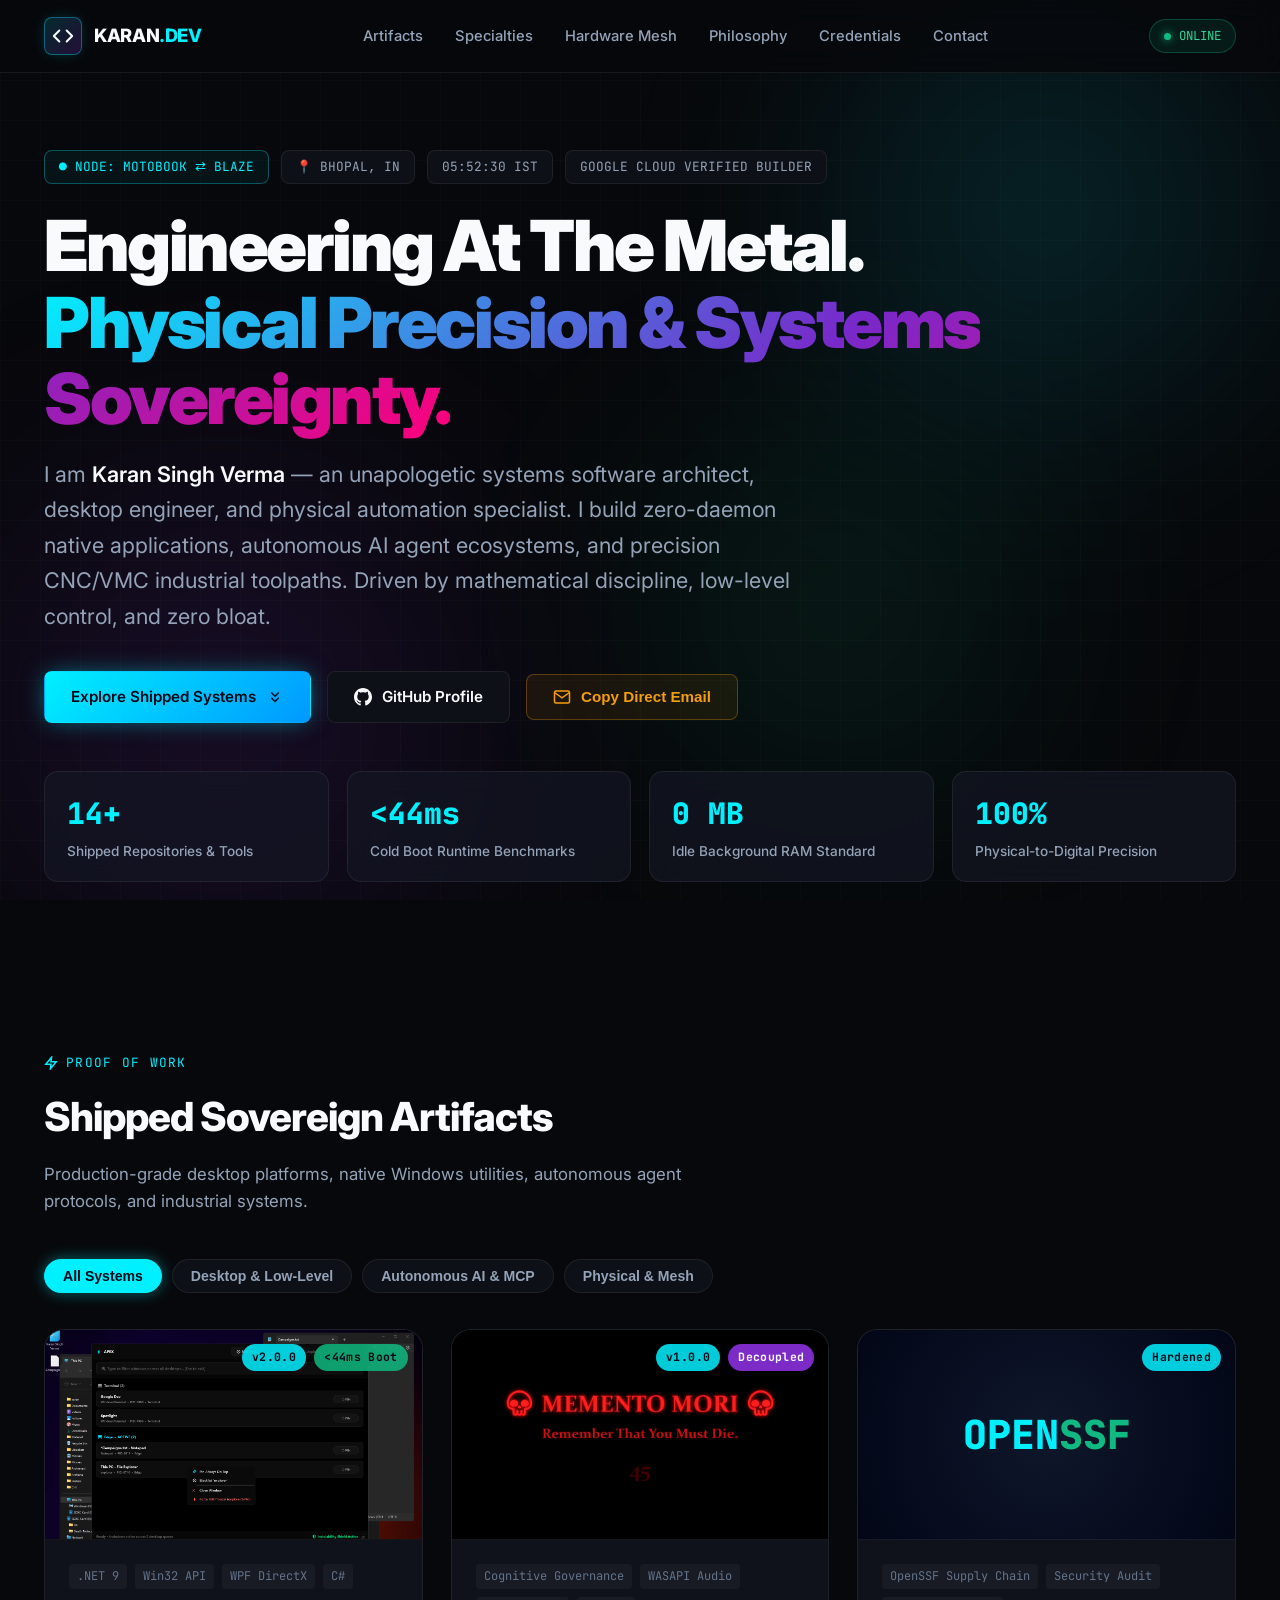
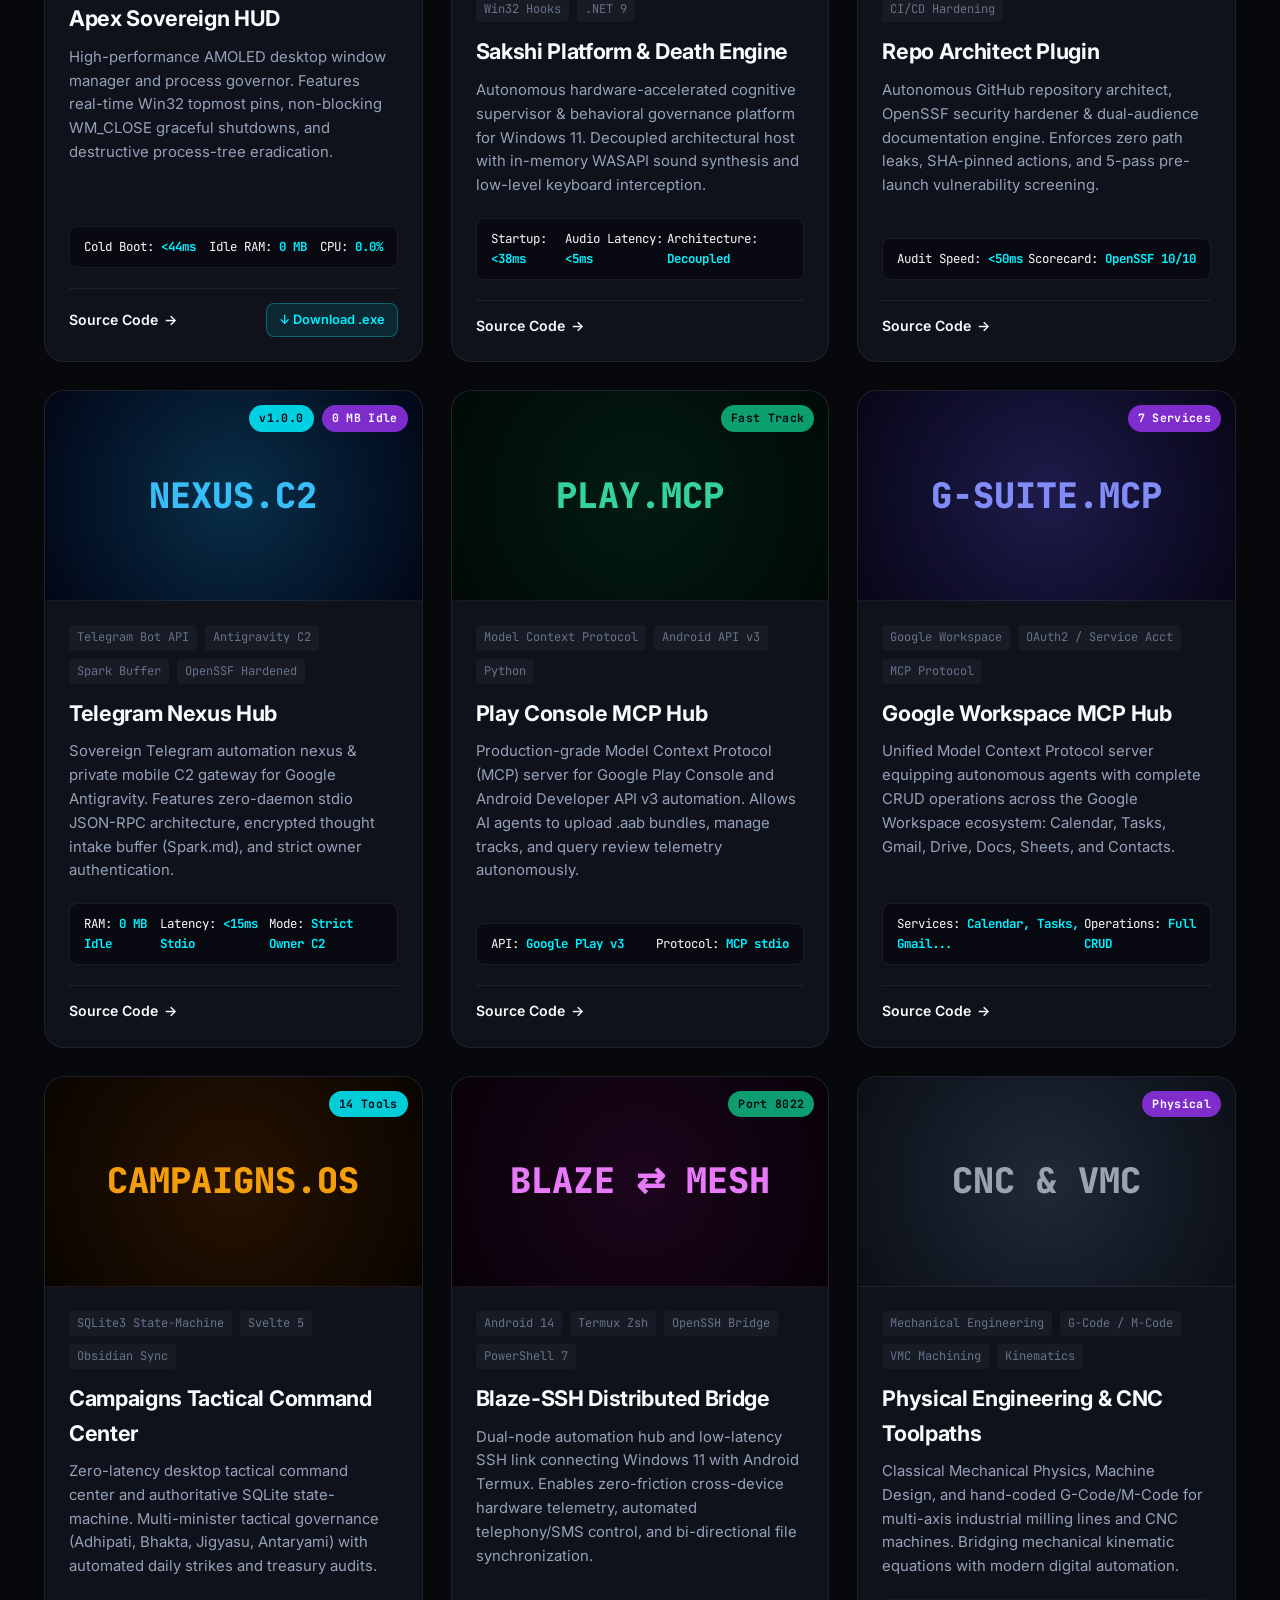
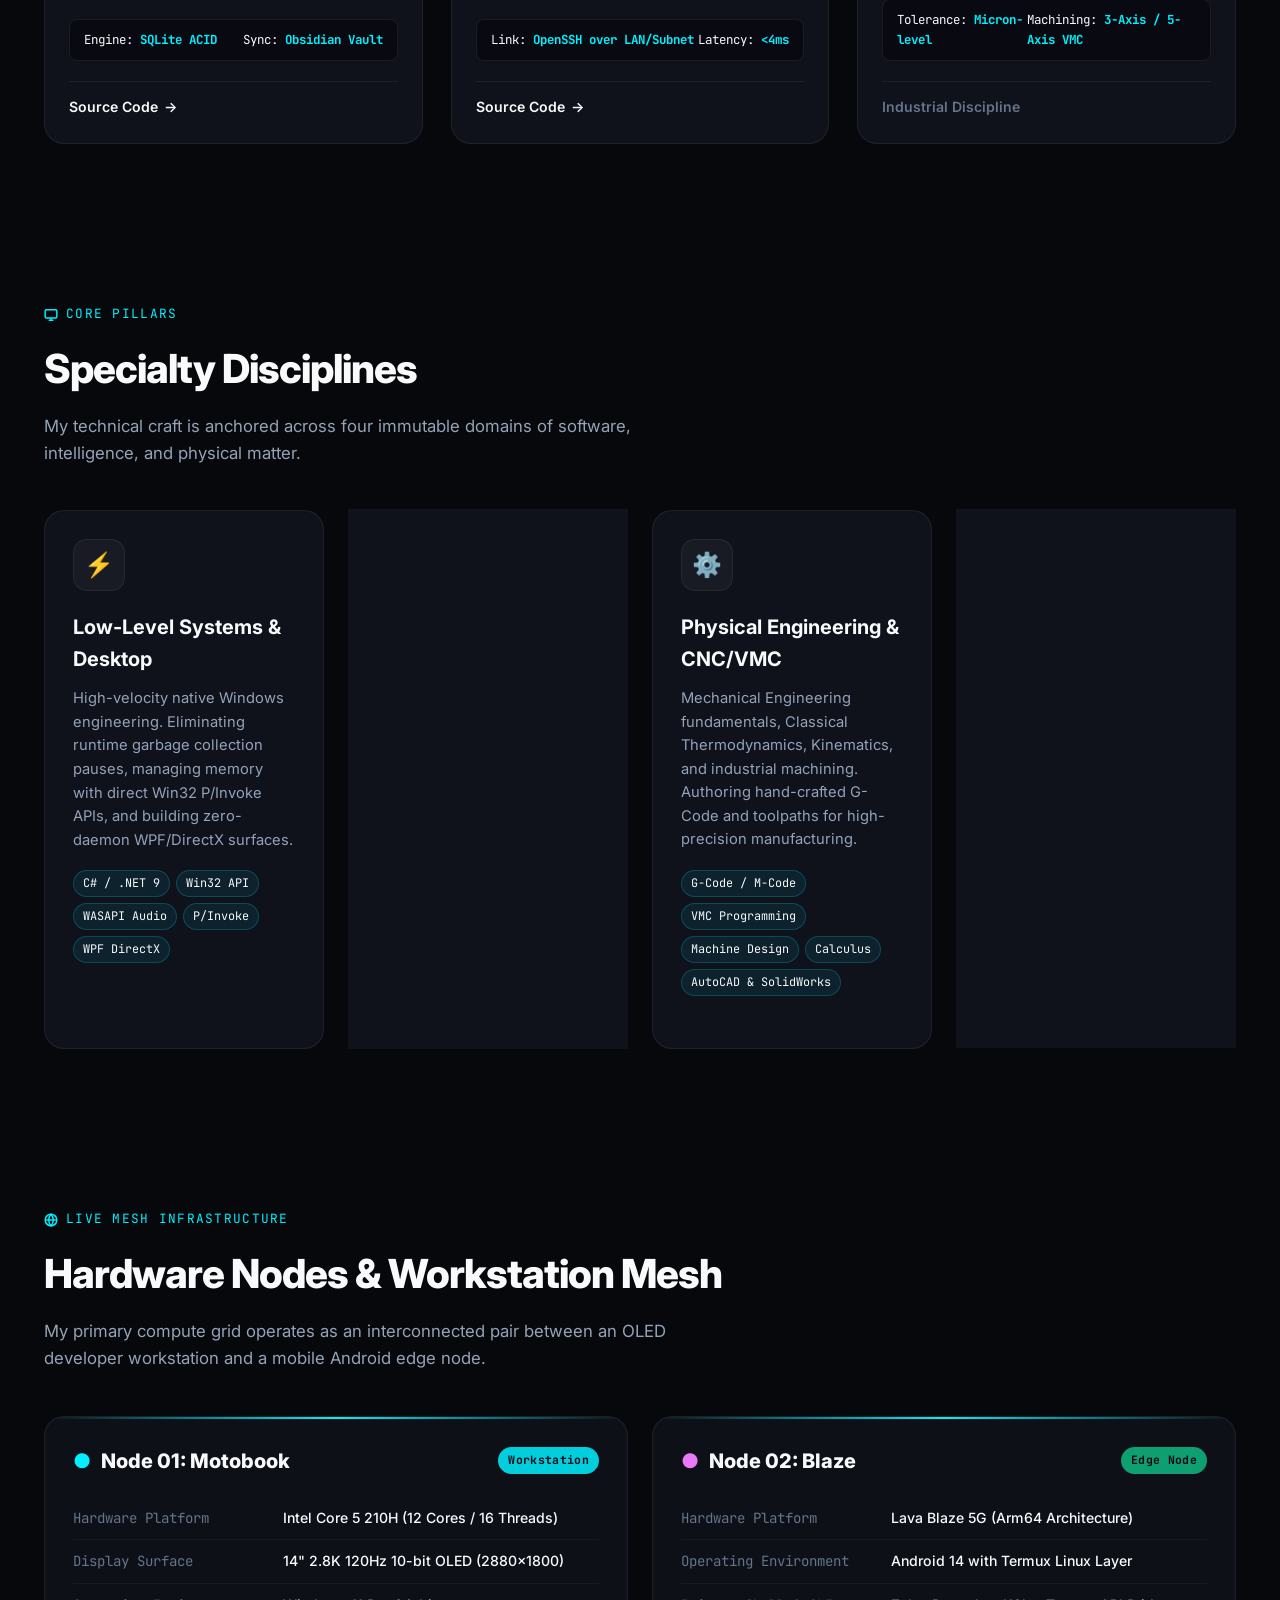
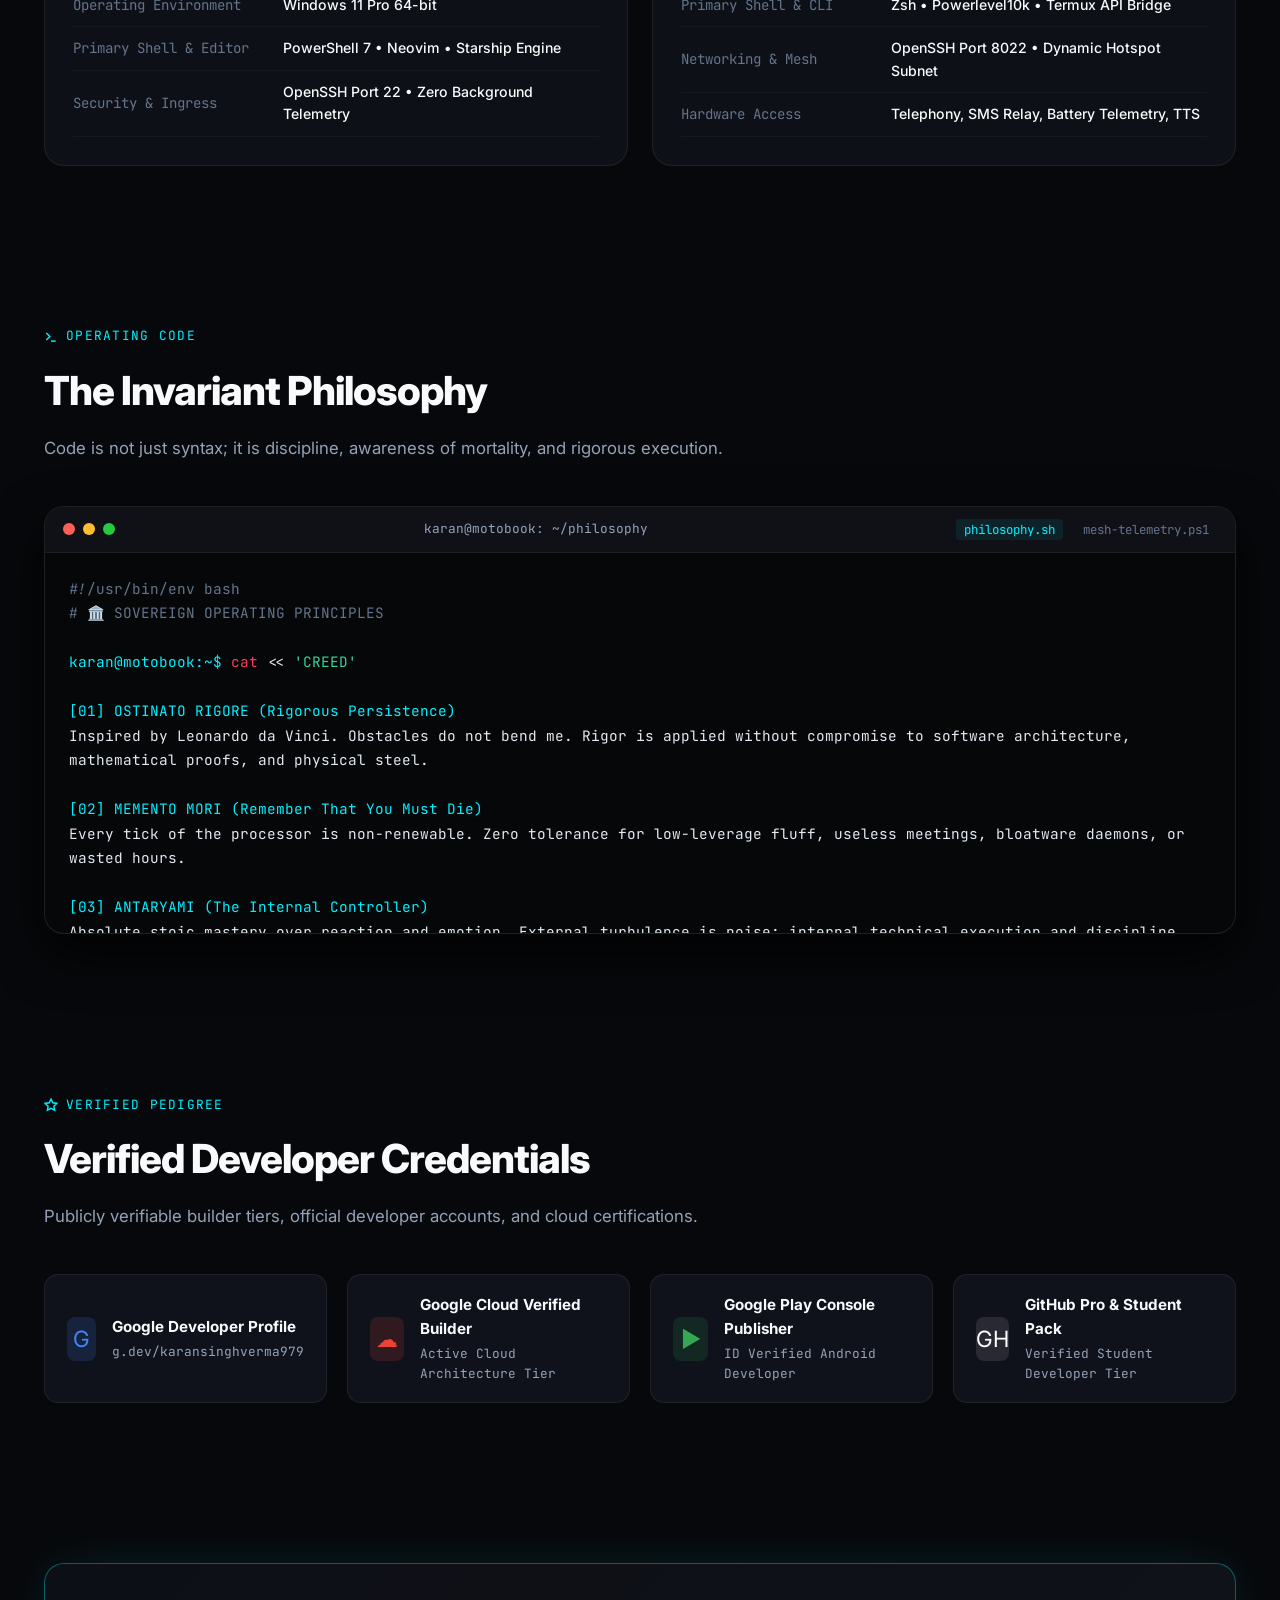
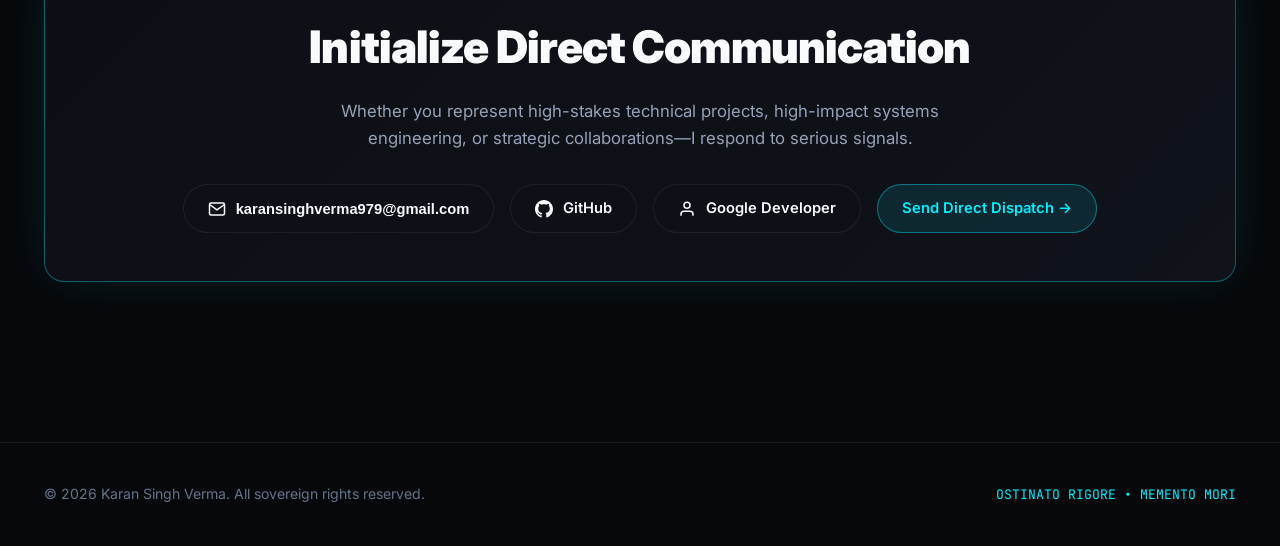
<file: index.html>
<!DOCTYPE html>
<html lang="en">
<head>
  <meta charset="UTF-8">
  <meta name="viewport" content="width=device-width, initial-scale=1.0">
  <title>Karan Singh Verma — Systems Software Architect &amp; Physical Engineering Specialist</title>
  <meta name="description" content="Personal portfolio and engineering showcase of Karan Singh Verma. Systems Software Architect, .NET/Win32 Engineer, Autonomous AI & MCP Builder, and CNC/VMC Physical Systems Specialist.">
  <meta name="author" content="Karan Singh Verma">
  <meta name="theme-color" content="#07080B">
  <meta name="google-site-verification" content="3jEvE9bMiUss7MBV9E4OfGcsu7_5XR9s-6zsf_U8m4E" />

  <!-- OpenGraph / Social Meta -->
  <meta property="og:title" content="Karan Singh Verma — Systems Software Architect">
  <meta property="og:description" content="Engineering high-performance software at the metal, autonomous AI ecosystems, and industrial physical machinery.">
  <meta property="og:type" content="website">
  <meta property="og:url" content="https://karansinghverma979.github.io/">
  <meta property="og:image" content="assets/img/Apex-Main-HUD.png">

  <!-- Favicon -->
  <link rel="icon" type="image/svg+xml" href="assets/img/favicon.svg">

  <!-- Google Fonts: Inter & JetBrains Mono -->
  <link rel="preconnect" href="https://fonts.googleapis.com">
  <link rel="preconnect" href="https://fonts.gstatic.com" crossorigin>
  <link href="https://fonts.googleapis.com/css2?family=Inter:wght@400;500;600;700;800;900&family=JetBrains+Mono:wght@400;500;600;700;800&display=swap" rel="stylesheet">

  <!-- Core Stylesheet -->
  <link rel="stylesheet" href="assets/css/style.css">
</head>
<body>

  <!-- Ambient Glowing Background Lighting -->
  <div class="ambient-glow">
    <div class="glow-orb glow-orb-1"></div>
    <div class="glow-orb glow-orb-2"></div>
    <div class="glow-orb glow-orb-3"></div>
  </div>

  <!-- Background Grid Mesh Overlay -->
  <div class="bg-grid-overlay"></div>

  <!-- Navigation Bar -->
  <header class="navbar">
    <div class="container nav-container">
      <a href="#" class="brand-monogram">
        <div class="brand-icon">
          <svg viewBox="0 0 24 24" fill="none" stroke="currentColor" stroke-width="2.2" stroke-linecap="round" stroke-linejoin="round">
            <polyline points="16 18 22 12 16 6"></polyline>
            <polyline points="8 6 2 12 8 18"></polyline>
          </svg>
        </div>
        <span class="brand-text">KARAN<span>.DEV</span></span>
      </a>

      <ul class="nav-links" id="nav-links">
        <li><a href="#artifacts" class="nav-link">Artifacts</a></li>
        <li><a href="#specialties" class="nav-link">Specialties</a></li>
        <li><a href="#mesh" class="nav-link">Hardware Mesh</a></li>
        <li><a href="#philosophy" class="nav-link">Philosophy</a></li>
        <li><a href="#credentials" class="nav-link">Credentials</a></li>
        <li><a href="#contact" class="nav-link">Contact</a></li>
      </ul>

      <div class="nav-actions">
        <div class="status-pill">
          <span class="status-dot"></span>
          <span>ONLINE</span>
        </div>
        <button class="mobile-menu-btn" id="mobile-menu-btn" aria-label="Toggle navigation">☰</button>
      </div>
    </div>
  </header>

  <!-- Main Content Wrapper -->
  <main>

    <!-- Hero Section -->
    <section class="hero-section">
      <div class="container">
        
        <!-- Live Telemetry Status Strip -->
        <div class="hero-meta-strip">
          <div class="telemetry-badge accent">
            <span>● NODE: MOTOBOOK ⇄ BLAZE</span>
          </div>
          <div class="telemetry-badge">
            <span>📍 BHOPAL, IN</span>
          </div>
          <div class="telemetry-badge">
            <span id="live-clock">--:--:-- IST</span>
          </div>
          <div class="telemetry-badge">
            <span>GOOGLE CLOUD VERIFIED BUILDER</span>
          </div>
        </div>

        <h1 class="hero-title">
          Engineering At The Metal.<br>
          <span class="gradient-text">Physical Precision &amp; Systems Sovereignty.</span>
        </h1>

        <p class="hero-subtitle">
          I am <strong>Karan Singh Verma</strong> — an unapologetic systems software architect, desktop engineer, and physical automation specialist. I build zero-daemon native applications, autonomous AI agent ecosystems, and precision CNC/VMC industrial toolpaths. Driven by mathematical discipline, low-level control, and zero bloat.
        </p>

        <div class="hero-cta-group">
          <a href="#artifacts" class="btn btn-primary">
            <span>Explore Shipped Systems</span>
            <svg width="18" height="18" viewBox="0 0 24 24" fill="none" stroke="currentColor" stroke-width="2"><path d="M7 13l5 5 5-5M7 6l5 5 5-5"/></svg>
          </a>
          <a href="https://github.com/karansinghverma979" target="_blank" rel="noopener" class="btn btn-glass">
            <svg width="18" height="18" viewBox="0 0 24 24" fill="currentColor"><path d="M12 0c-6.626 0-12 5.373-12 12 0 5.302 3.438 9.8 8.207 11.387.599.111.793-.261.793-.577v-2.234c-3.338.726-4.033-1.416-4.033-1.416-.546-1.387-1.333-1.756-1.333-1.756-1.089-.745.083-.729.083-.729 1.205.084 1.839 1.237 1.839 1.237 1.07 1.834 2.807 1.304 3.492.997.107-.775.418-1.305.762-1.604-2.665-.305-5.467-1.334-5.467-5.931 0-1.311.469-2.381 1.236-3.221-.124-.303-.535-1.524.117-3.176 0 0 1.008-.322 3.301 1.23.957-.266 1.983-.399 3.003-.404 1.02.005 2.047.138 3.006.404 2.291-1.552 3.297-1.23 3.297-1.23.653 1.653.242 2.874.118 3.176.77.84 1.235 1.911 1.235 3.221 0 4.609-2.807 5.624-5.479 5.921.43.372.823 1.102.823 2.222v3.293c0 .319.192.694.801.576 4.765-1.589 8.199-6.086 8.199-11.386 0-6.627-5.373-12-12-12z"/></svg>
            <span>GitHub Profile</span>
          </a>
          <button class="btn btn-outline-amber" data-copy="karansinghverma979@gmail.com">
            <svg width="18" height="18" viewBox="0 0 24 24" fill="none" stroke="currentColor" stroke-width="2"><path d="M4 4h16c1.1 0 2 .9 2 2v12c0 1.1-.9 2-2 2H4c-1.1 0-2-.9-2-2V6c0-1.1.9-2 2-2z"/><polyline points="22,6 12,13 2,6"/></svg>
            <span>Copy Direct Email</span>
          </button>
        </div>

        <!-- Telemetry Metrics Grid -->
        <div class="metrics-grid">
          <div class="metric-card">
            <div class="metric-value">14+</div>
            <div class="metric-label">Shipped Repositories &amp; Tools</div>
          </div>
          <div class="metric-card">
            <div class="metric-value">&lt;44ms</div>
            <div class="metric-label">Cold Boot Runtime Benchmarks</div>
          </div>
          <div class="metric-card">
            <div class="metric-value">0 MB</div>
            <div class="metric-label">Idle Background RAM Standard</div>
          </div>
          <div class="metric-card">
            <div class="metric-value">100%</div>
            <div class="metric-label">Physical-to-Digital Precision</div>
          </div>
        </div>

      </div>
    </section>

    <!-- Shipped Artifacts & Systems Showcase -->
    <section class="section" id="artifacts">
      <div class="container">
        
        <div class="section-header">
          <div class="section-tag">
            <svg width="14" height="14" viewBox="0 0 24 24" fill="none" stroke="currentColor" stroke-width="2.5"><polygon points="13 2 3 14 12 14 11 22 21 10 12 10 13 2"></polygon></svg>
            <span>Proof of Work</span>
          </div>
          <h2 class="section-title">Shipped Sovereign Artifacts</h2>
          <p class="section-desc">Production-grade desktop platforms, native Windows utilities, autonomous agent protocols, and industrial systems.</p>
        </div>

        <!-- Category Filters -->
        <div class="filter-tabs">
          <button class="filter-btn active" data-filter="all">All Systems</button>
          <button class="filter-btn" data-filter="systems">Desktop &amp; Low-Level</button>
          <button class="filter-btn" data-filter="ai-mcp">Autonomous AI &amp; MCP</button>
          <button class="filter-btn" data-filter="hardware">Physical &amp; Mesh</button>
        </div>

        <!-- Projects Grid -->
        <div class="projects-grid">

          <!-- Card 1: Apex -->
          <article class="project-card" data-category="systems">
            <div class="project-thumb-wrapper">
              <img src="assets/img/Apex-Main-HUD.png" alt="Apex Sovereign Desktop Orchestrator HUD" class="project-thumb" loading="lazy">
              <div class="project-badge-overlay">
                <span class="badge-pill release">v2.0.0</span>
                <span class="badge-pill bench">&lt;44ms Boot</span>
              </div>
            </div>
            <div class="project-content">
              <div class="project-tags">
                <span class="tag-item">.NET 9</span>
                <span class="tag-item">Win32 API</span>
                <span class="tag-item">WPF DirectX</span>
                <span class="tag-item">C#</span>
              </div>
              <h3 class="project-title">Apex Sovereign HUD</h3>
              <p class="project-desc">
                High-performance AMOLED desktop window manager and process governor. Features real-time Win32 topmost pins, non-blocking WM_CLOSE graceful shutdowns, and destructive process-tree eradication.
              </p>
              <div class="benchmark-strip">
                <div class="benchmark-item">Cold Boot: <strong>&lt;44ms</strong></div>
                <div class="benchmark-item">Idle RAM: <strong>0 MB</strong></div>
                <div class="benchmark-item">CPU: <strong>0.0%</strong></div>
              </div>
              <div class="project-actions">
                <a href="https://github.com/karansinghverma979/Sakshi/tree/main/Modules/Apex" target="_blank" rel="noopener" class="card-link">
                  <span>Source Code</span> →
                </a>
                <a href="https://github.com/karansinghverma979/Sakshi/releases" target="_blank" rel="noopener" class="card-link download-btn">
                  ↓ Download .exe
                </a>
              </div>
            </div>
          </article>

          <!-- Card 2: Sakshi -->
          <article class="project-card" data-category="systems">
            <div class="project-thumb-wrapper">
              <img src="assets/img/death_countdown.png" alt="Sakshi Death Engine Countdown" class="project-thumb" loading="lazy">
              <div class="project-badge-overlay">
                <span class="badge-pill release">v1.0.0</span>
                <span class="badge-pill arch">Decoupled</span>
              </div>
            </div>
            <div class="project-content">
              <div class="project-tags">
                <span class="tag-item">Cognitive Governance</span>
                <span class="tag-item">WASAPI Audio</span>
                <span class="tag-item">Win32 Hooks</span>
                <span class="tag-item">.NET 9</span>
              </div>
              <h3 class="project-title">Sakshi Platform &amp; Death Engine</h3>
              <p class="project-desc">
                Autonomous hardware-accelerated cognitive supervisor &amp; behavioral governance platform for Windows 11. Decoupled architectural host with in-memory WASAPI sound synthesis and low-level keyboard interception.
              </p>
              <div class="benchmark-strip">
                <div class="benchmark-item">Startup: <strong>&lt;38ms</strong></div>
                <div class="benchmark-item">Audio Latency: <strong>&lt;5ms</strong></div>
                <div class="benchmark-item">Architecture: <strong>Decoupled</strong></div>
              </div>
              <div class="project-actions">
                <a href="https://github.com/karansinghverma979/Sakshi" target="_blank" rel="noopener" class="card-link">
                  <span>Source Code</span> →
                </a>
              </div>
            </div>
          </article>

          <!-- Card 3: Repo Architect Plugin -->
          <article class="project-card" data-category="ai-mcp systems">
            <div class="project-thumb-wrapper" style="background: radial-gradient(circle, #0F172A, #020617); display: flex; align-items: center; justify-content: center;">
              <div style="font-family: var(--font-mono); color: var(--accent-cyan); font-size: 2.5rem; font-weight: 900;">OPEN<span style="color: #10B981;">SSF</span></div>
              <div class="project-badge-overlay">
                <span class="badge-pill release">Hardened</span>
              </div>
            </div>
            <div class="project-content">
              <div class="project-tags">
                <span class="tag-item">OpenSSF Supply Chain</span>
                <span class="tag-item">Security Audit</span>
                <span class="tag-item">CI/CD Hardening</span>
              </div>
              <h3 class="project-title">Repo Architect Plugin</h3>
              <p class="project-desc">
                Autonomous GitHub repository architect, OpenSSF security hardener &amp; dual-audience documentation engine. Enforces zero path leaks, SHA-pinned actions, and 5-pass pre-launch vulnerability screening.
              </p>
              <div class="benchmark-strip">
                <div class="benchmark-item">Audit Speed: <strong>&lt;50ms</strong></div>
                <div class="benchmark-item">Scorecard: <strong>OpenSSF 10/10</strong></div>
              </div>
              <div class="project-actions">
                <a href="https://github.com/karansinghverma979/antigravity-repo-architect-plugin" target="_blank" rel="noopener" class="card-link">
                  <span>Source Code</span> →
                </a>
              </div>
            </div>
          </article>

          <!-- Card: Telegram Nexus Hub -->
          <article class="project-card" data-category="ai-mcp systems">
            <div class="project-thumb-wrapper" style="background: radial-gradient(circle, #082F49, #020617); display: flex; align-items: center; justify-content: center;">
              <div style="font-family: var(--font-mono); color: #38BDF8; font-size: 2.2rem; font-weight: 800;">NEXUS.C2</div>
              <div class="project-badge-overlay">
                <span class="badge-pill release">v1.0.0</span>
                <span class="badge-pill arch">0 MB Idle</span>
              </div>
            </div>
            <div class="project-content">
              <div class="project-tags">
                <span class="tag-item">Telegram Bot API</span>
                <span class="tag-item">Antigravity C2</span>
                <span class="tag-item">Spark Buffer</span>
                <span class="tag-item">OpenSSF Hardened</span>
              </div>
              <h3 class="project-title">Telegram Nexus Hub</h3>
              <p class="project-desc">
                Sovereign Telegram automation nexus &amp; private mobile C2 gateway for Google Antigravity. Features zero-daemon stdio JSON-RPC architecture, encrypted thought intake buffer (Spark.md), and strict owner authentication.
              </p>
              <div class="benchmark-strip">
                <div class="benchmark-item">RAM: <strong>0 MB Idle</strong></div>
                <div class="benchmark-item">Latency: <strong>&lt;15ms Stdio</strong></div>
                <div class="benchmark-item">Mode: <strong>Strict Owner C2</strong></div>
              </div>
              <div class="project-actions">
                <a href="https://github.com/karansinghverma979/antigravity-telegram-nexus-plugin" target="_blank" rel="noopener" class="card-link">
                  <span>Source Code</span> →
                </a>
              </div>
            </div>
          </article>

          <!-- Card 4: Google Play Console MCP Hub -->
          <article class="project-card" data-category="ai-mcp">
            <div class="project-thumb-wrapper" style="background: radial-gradient(circle, #031B15, #010A07); display: flex; align-items: center; justify-content: center;">
              <div style="font-family: var(--font-mono); color: #34D399; font-size: 2.2rem; font-weight: 800;">PLAY.MCP</div>
              <div class="project-badge-overlay">
                <span class="badge-pill bench">Fast Track</span>
              </div>
            </div>
            <div class="project-content">
              <div class="project-tags">
                <span class="tag-item">Model Context Protocol</span>
                <span class="tag-item">Android API v3</span>
                <span class="tag-item">Python</span>
              </div>
              <h3 class="project-title">Play Console MCP Hub</h3>
              <p class="project-desc">
                Production-grade Model Context Protocol (MCP) server for Google Play Console and Android Developer API v3 automation. Allows AI agents to upload .aab bundles, manage tracks, and query review telemetry autonomously.
              </p>
              <div class="benchmark-strip">
                <div class="benchmark-item">API: <strong>Google Play v3</strong></div>
                <div class="benchmark-item">Protocol: <strong>MCP stdio</strong></div>
              </div>
              <div class="project-actions">
                <a href="https://github.com/karansinghverma979/antigravity-play-console-mcp" target="_blank" rel="noopener" class="card-link">
                  <span>Source Code</span> →
                </a>
              </div>
            </div>
          </article>

          <!-- Card 5: Google Workspace MCP Hub -->
          <article class="project-card" data-category="ai-mcp">
            <div class="project-thumb-wrapper" style="background: radial-gradient(circle, #1E1B4B, #070617); display: flex; align-items: center; justify-content: center;">
              <div style="font-family: var(--font-mono); color: #818CF8; font-size: 2.2rem; font-weight: 800;">G-SUITE.MCP</div>
              <div class="project-badge-overlay">
                <span class="badge-pill arch">7 Services</span>
              </div>
            </div>
            <div class="project-content">
              <div class="project-tags">
                <span class="tag-item">Google Workspace</span>
                <span class="tag-item">OAuth2 / Service Acct</span>
                <span class="tag-item">MCP Protocol</span>
              </div>
              <h3 class="project-title">Google Workspace MCP Hub</h3>
              <p class="project-desc">
                Unified Model Context Protocol server equipping autonomous agents with complete CRUD operations across the Google Workspace ecosystem: Calendar, Tasks, Gmail, Drive, Docs, Sheets, and Contacts.
              </p>
              <div class="benchmark-strip">
                <div class="benchmark-item">Services: <strong>Calendar, Tasks, Gmail...</strong></div>
                <div class="benchmark-item">Operations: <strong>Full CRUD</strong></div>
              </div>
              <div class="project-actions">
                <a href="https://github.com/karansinghverma979/antigravity-google-workspace-mcp" target="_blank" rel="noopener" class="card-link">
                  <span>Source Code</span> →
                </a>
              </div>
            </div>
          </article>

          <!-- Card 6: Campaigns Tactical OS -->
          <article class="project-card" data-category="systems ai-mcp">
            <div class="project-thumb-wrapper" style="background: radial-gradient(circle, #271302, #0A0500); display: flex; align-items: center; justify-content: center;">
              <div style="font-family: var(--font-mono); color: #F59E0B; font-size: 2.2rem; font-weight: 800;">CAMPAIGNS.OS</div>
              <div class="project-badge-overlay">
                <span class="badge-pill release">14 Tools</span>
              </div>
            </div>
            <div class="project-content">
              <div class="project-tags">
                <span class="tag-item">SQLite3 State-Machine</span>
                <span class="tag-item">Svelte 5</span>
                <span class="tag-item">Obsidian Sync</span>
              </div>
              <h3 class="project-title">Campaigns Tactical Command Center</h3>
              <p class="project-desc">
                Zero-latency desktop tactical command center and authoritative SQLite state-machine. Multi-minister tactical governance (Adhipati, Bhakta, Jigyasu, Antaryami) with automated daily strikes and treasury audits.
              </p>
              <div class="benchmark-strip">
                <div class="benchmark-item">Engine: <strong>SQLite ACID</strong></div>
                <div class="benchmark-item">Sync: <strong>Obsidian Vault</strong></div>
              </div>
              <div class="project-actions">
                <a href="https://github.com/karansinghverma979/antigravity-campaigns-mcp" target="_blank" rel="noopener" class="card-link">
                  <span>Source Code</span> →
                </a>
              </div>
            </div>
          </article>

          <!-- Card 7: Blaze-SSH & Android Mesh -->
          <article class="project-card" data-category="hardware systems">
            <div class="project-thumb-wrapper" style="background: radial-gradient(circle, #1C051D, #080108); display: flex; align-items: center; justify-content: center;">
              <div style="font-family: var(--font-mono); color: #E879F9; font-size: 2.2rem; font-weight: 800;">BLAZE ⇄ MESH</div>
              <div class="project-badge-overlay">
                <span class="badge-pill bench">Port 8022</span>
              </div>
            </div>
            <div class="project-content">
              <div class="project-tags">
                <span class="tag-item">Android 14</span>
                <span class="tag-item">Termux Zsh</span>
                <span class="tag-item">OpenSSH Bridge</span>
                <span class="tag-item">PowerShell 7</span>
              </div>
              <h3 class="project-title">Blaze-SSH Distributed Bridge</h3>
              <p class="project-desc">
                Dual-node automation hub and low-latency SSH link connecting Windows 11 with Android Termux. Enables zero-friction cross-device hardware telemetry, automated telephony/SMS control, and bi-directional file synchronization.
              </p>
              <div class="benchmark-strip">
                <div class="benchmark-item">Link: <strong>OpenSSH over LAN/Subnet</strong></div>
                <div class="benchmark-item">Latency: <strong>&lt;4ms</strong></div>
              </div>
              <div class="project-actions">
                <a href="https://github.com/karansinghverma979/Blaze-SSH" target="_blank" rel="noopener" class="card-link">
                  <span>Source Code</span> →
                </a>
              </div>
            </div>
          </article>

          <!-- Card 8: Industrial CNC & Physical Systems -->
          <article class="project-card" data-category="hardware">
            <div class="project-thumb-wrapper" style="background: radial-gradient(circle, #1F2937, #0B0F17); display: flex; align-items: center; justify-content: center;">
              <div style="font-family: var(--font-mono); color: #9CA3AF; font-size: 2.2rem; font-weight: 800;">CNC &amp; VMC</div>
              <div class="project-badge-overlay">
                <span class="badge-pill arch">Physical</span>
              </div>
            </div>
            <div class="project-content">
              <div class="project-tags">
                <span class="tag-item">Mechanical Engineering</span>
                <span class="tag-item">G-Code / M-Code</span>
                <span class="tag-item">VMC Machining</span>
                <span class="tag-item">Kinematics</span>
              </div>
              <h3 class="project-title">Physical Engineering &amp; CNC Toolpaths</h3>
              <p class="project-desc">
                Classical Mechanical Physics, Machine Design, and hand-coded G-Code/M-Code for multi-axis industrial milling lines and CNC machines. Bridging mechanical kinematic equations with modern digital automation.
              </p>
              <div class="benchmark-strip">
                <div class="benchmark-item">Tolerance: <strong>Micron-level</strong></div>
                <div class="benchmark-item">Machining: <strong>3-Axis / 5-Axis VMC</strong></div>
              </div>
              <div class="project-actions">
                <span class="card-link" style="color: var(--text-muted); cursor: default;">
                  <span>Industrial Discipline</span>
                </span>
              </div>
            </div>
          </article>

        </div>

      </div>
    </section>

    <!-- Engineering Specialties & Pillars -->
    <section class="section" id="specialties">
      <div class="container">
        
        <div class="section-header">
          <div class="section-tag">
            <svg width="14" height="14" viewBox="0 0 24 24" fill="none" stroke="currentColor" stroke-width="2.5"><rect x="2" y="3" width="20" height="14" rx="2" ry="2"></rect><line x1="8" y1="21" x2="16" y2="21"></line><line x1="12" y1="17" x2="12" y2="21"></line></svg>
            <span>Core Pillars</span>
          </div>
          <h2 class="section-title">Specialty Disciplines</h2>
          <p class="section-desc">My technical craft is anchored across four immutable domains of software, intelligence, and physical matter.</p>
        </div>

        <div class="pillars-grid">

          <!-- Pillar 1 -->
          <div class="pillar-card">
            <div class="pillar-icon-box" style="color: var(--accent-cyan);">⚡</div>
            <h3 class="pillar-title">Low-Level Systems &amp; Desktop</h3>
            <p class="pillar-desc">
              High-velocity native Windows engineering. Eliminating runtime garbage collection pauses, managing memory with direct Win32 P/Invoke APIs, and building zero-daemon WPF/DirectX surfaces.
            </p>
            <div class="pillar-skills-list">
              <span class="pillar-skill-badge">C# / .NET 9</span>
              <span class="pillar-skill-badge">Win32 API</span>
              <span class="pillar-skill-badge">WASAPI Audio</span>
              <span class="pillar-skill-badge">P/Invoke</span>
              <span class="pillar-skill-badge">WPF DirectX</span>
            </div>
          </div>

          <!-- Pillar 2 -->
          <div class="pillar-card">
            <div class="pillar-icon-box" style="color: #A855F7;">🧠</div>
            <h3 class="pillar-title">Autonomous AI &amp; MCP Tooling</h3>
            <p class="pillar-desc">
              Designing high-leverage agent frameworks via the Model Context Protocol (MCP). Turning LLMs from conversational toys into sovereign system actors with ACID SQLite memory and API execution.
            </p>
            <div class="pillar-skills-list">
              <span class="pillar-skill-badge">MCP Protocol</span>
              <span class="pillar-skill-badge">Python</span>
              <span class="pillar-skill-badge">Google APIs</span>
              <span class="pillar-skill-badge">SQLite3 State-Machines</span>
              <span class="pillar-skill-badge">OpenSSF Defense</span>
            </div>
          </div>

          <!-- Pillar 3 -->
          <div class="pillar-card">
            <div class="pillar-icon-box" style="color: #10B981;">⚙️</div>
            <h3 class="pillar-title">Physical Engineering &amp; CNC/VMC</h3>
            <p class="pillar-desc">
              Mechanical Engineering fundamentals, Classical Thermodynamics, Kinematics, and industrial machining. Authoring hand-crafted G-Code and toolpaths for high-precision manufacturing.
            </p>
            <div class="pillar-skills-list">
              <span class="pillar-skill-badge">G-Code / M-Code</span>
              <span class="pillar-skill-badge">VMC Programming</span>
              <span class="pillar-skill-badge">Machine Design</span>
              <span class="pillar-skill-badge">Calculus</span>
              <span class="pillar-skill-badge">AutoCAD &amp; SolidWorks</span>
            </div>
          </div>

          <!-- Pillar 4 -->
          <div class="pillar-card">
            <div class="pillar-icon-box" style="color: #F59E0B;">🌐</div>
            <h3 class="pillar-title">Distributed Mesh &amp; Automation</h3>
            <p class="pillar-desc">
              Interconnecting heterogeneous devices into a unified computing fabric. Orchestrating secure OpenSSH tunnels, Termux Zsh environments, and automated PowerShell maintenance scripts.
            </p>
            <div class="pillar-skills-list">
              <span class="pillar-skill-badge">PowerShell 7</span>
              <span class="pillar-skill-badge">Termux Zsh</span>
              <span class="pillar-skill-badge">OpenSSH Mesh</span>
              <span class="pillar-skill-badge">Android Root/Modding</span>
              <span class="pillar-skill-badge">Bash / Linux</span>
            </div>
          </div>

        </div>

      </div>
    </section>

    <!-- Hardware & Mesh Telemetry -->
    <section class="section" id="mesh">
      <div class="container">
        
        <div class="section-header">
          <div class="section-tag">
            <svg width="14" height="14" viewBox="0 0 24 24" fill="none" stroke="currentColor" stroke-width="2.5"><circle cx="12" cy="12" r="10"></circle><line x1="2" y1="12" x2="22" y2="12"></line><path d="M12 2a15.3 15.3 0 0 1 4 10 15.3 15.3 0 0 1-4 10 15.3 15.3 0 0 1-4-10 15.3 15.3 0 0 1 4-10z"></path></svg>
            <span>Live Mesh Infrastructure</span>
          </div>
          <h2 class="section-title">Hardware Nodes &amp; Workstation Mesh</h2>
          <p class="section-desc">My primary compute grid operates as an interconnected pair between an OLED developer workstation and a mobile Android edge node.</p>
        </div>

        <div class="mesh-container">
          
          <!-- Node A: Motobook -->
          <div class="node-card">
            <div class="node-header">
              <div class="node-name">
                <span style="color: var(--accent-cyan);">●</span>
                <span>Node 01: Motobook</span>
              </div>
              <span class="badge-pill release">Workstation</span>
            </div>
            <table class="node-specs-table">
              <tr>
                <td>Hardware Platform</td>
                <td>Intel Core 5 210H (12 Cores / 16 Threads)</td>
              </tr>
              <tr>
                <td>Display Surface</td>
                <td>14" 2.8K 120Hz 10-bit OLED (2880×1800)</td>
              </tr>
              <tr>
                <td>Operating Environment</td>
                <td>Windows 11 Pro 64-bit</td>
              </tr>
              <tr>
                <td>Primary Shell &amp; Editor</td>
                <td>PowerShell 7 • Neovim • Starship Engine</td>
              </tr>
              <tr>
                <td>Security &amp; Ingress</td>
                <td>OpenSSH Port 22 • Zero Background Telemetry</td>
              </tr>
            </table>
          </div>

          <!-- Node B: Blaze -->
          <div class="node-card">
            <div class="node-header">
              <div class="node-name">
                <span style="color: #E879F9;">●</span>
                <span>Node 02: Blaze</span>
              </div>
              <span class="badge-pill bench">Edge Node</span>
            </div>
            <table class="node-specs-table">
              <tr>
                <td>Hardware Platform</td>
                <td>Lava Blaze 5G (Arm64 Architecture)</td>
              </tr>
              <tr>
                <td>Operating Environment</td>
                <td>Android 14 with Termux Linux Layer</td>
              </tr>
              <tr>
                <td>Primary Shell &amp; CLI</td>
                <td>Zsh • Powerlevel10k • Termux API Bridge</td>
              </tr>
              <tr>
                <td>Networking &amp; Mesh</td>
                <td>OpenSSH Port 8022 • Dynamic Hotspot Subnet</td>
              </tr>
              <tr>
                <td>Hardware Access</td>
                <td>Telephony, SMS Relay, Battery Telemetry, TTS</td>
              </tr>
            </table>
          </div>

        </div>

      </div>
    </section>

    <!-- Terminal & Philosophy Section -->
    <section class="section" id="philosophy">
      <div class="container">
        
        <div class="section-header">
          <div class="section-tag">
            <svg width="14" height="14" viewBox="0 0 24 24" fill="none" stroke="currentColor" stroke-width="2.5"><polyline points="4 17 10 11 4 5"></polyline><line x1="12" y1="19" x2="20" y2="19"></line></svg>
            <span>Operating Code</span>
          </div>
          <h2 class="section-title">The Invariant Philosophy</h2>
          <p class="section-desc">Code is not just syntax; it is discipline, awareness of mortality, and rigorous execution.</p>
        </div>

        <div class="terminal-window">
          <div class="terminal-header">
            <div class="terminal-dots">
              <span class="terminal-dot dot-red"></span>
              <span class="terminal-dot dot-yellow"></span>
              <span class="terminal-dot dot-green"></span>
            </div>
            <div class="terminal-title">karan@motobook: ~/philosophy</div>
            <div class="terminal-tabs">
              <button class="terminal-tab-btn active" data-tab="philosophy">philosophy.sh</button>
              <button class="terminal-tab-btn" data-tab="mesh">mesh-telemetry.ps1</button>
            </div>
          </div>
          <div class="terminal-body">
            
            <div id="term-content-philosophy">
              <p><span class="term-comment">#!/usr/bin/env bash</span></p>
              <p><span class="term-comment"># 🏛️ SOVEREIGN OPERATING PRINCIPLES</span></p>
              <p>&nbsp;</p>
              <p><span class="term-prompt">karan@motobook:~$</span> <span class="term-keyword">cat</span> &lt;&lt; <span class="term-string">'CREED'</span></p>
              <p>&nbsp;</p>
              <p><span class="term-cyan">[01] OSTINATO RIGORE (Rigorous Persistence)</span></p>
              <p>Inspired by Leonardo da Vinci. Obstacles do not bend me. Rigor is applied without compromise to software architecture, mathematical proofs, and physical steel.</p>
              <p>&nbsp;</p>
              <p><span class="term-cyan">[02] MEMENTO MORI (Remember That You Must Die)</span></p>
              <p>Every tick of the processor is non-renewable. Zero tolerance for low-leverage fluff, useless meetings, bloatware daemons, or wasted hours.</p>
              <p>&nbsp;</p>
              <p><span class="term-cyan">[03] ANTARYAMI (The Internal Controller)</span></p>
              <p>Absolute stoic mastery over reaction and emotion. External turbulence is noise; internal technical execution and discipline are absolute.</p>
              <p><span class="term-string">'CREED'</span></p>
            </div>

            <div id="term-content-mesh" style="display: none;">
              <p><span class="term-comment"># ⚡ PowerShell 7 Workstation Mesh Telemetry</span></p>
              <p><span class="term-prompt">PS C:\Users\karan&gt;</span> <span class="term-keyword">Get-MeshTelemetry</span> -Target <span class="term-string">"All"</span></p>
              <p>&nbsp;</p>
              <p><span class="term-string">[+] Node Motobook:</span> Windows 11 Pro 64-bit | Intel Core 5 210H | 16 GB RAM</p>
              <p><span class="term-string">[+] Active Daemons:</span> 0 (Zero-bloat invariant enforced)</p>
              <p><span class="term-string">[+] SSH Tunnel:</span> Blaze 5G (Port 8022) | Status: ESTABLISHED (2.4ms)</p>
              <p><span class="term-string">[+] SQLite State:</span> Campaigns OS | ACID Ledger Healthy</p>
              <p><span class="term-cyan">[✔] SYSTEM STATUS: SOVEREIGN &amp; OPERATIONAL</span></p>
            </div>

          </div>
        </div>

      </div>
    </section>

    <!-- Verified Credentials & Builder Badges -->
    <section class="section" id="credentials">
      <div class="container">
        
        <div class="section-header">
          <div class="section-tag">
            <svg width="14" height="14" viewBox="0 0 24 24" fill="none" stroke="currentColor" stroke-width="2.5"><path d="M12 2l3.09 6.26L22 9.27l-5 4.87 1.18 6.88L12 17.77l-6.18 3.25L7 14.14 2 9.27l6.91-1.01L12 2z"></path></svg>
            <span>Verified Pedigree</span>
          </div>
          <h2 class="section-title">Verified Developer Credentials</h2>
          <p class="section-desc">Publicly verifiable builder tiers, official developer accounts, and cloud certifications.</p>
        </div>

        <div class="creds-grid">
          
          <a href="https://g.dev/karansinghverma979" target="_blank" rel="noopener" class="cred-card">
            <div class="cred-icon" style="background: rgba(66, 133, 244, 0.15); color: #4285F4;">G</div>
            <div class="cred-info">
              <h4>Google Developer Profile</h4>
              <p>g.dev/karansinghverma979</p>
            </div>
          </a>

          <div class="cred-card">
            <div class="cred-icon" style="background: rgba(234, 67, 53, 0.15); color: #EA4335;">☁</div>
            <div class="cred-info">
              <h4>Google Cloud Verified Builder</h4>
              <p>Active Cloud Architecture Tier</p>
            </div>
          </div>

          <div class="cred-card">
            <div class="cred-icon" style="background: rgba(52, 168, 83, 0.15); color: #34A853;">▶</div>
            <div class="cred-info">
              <h4>Google Play Console Publisher</h4>
              <p>ID Verified Android Developer</p>
            </div>
          </div>

          <a href="https://github.com/karansinghverma979" target="_blank" rel="noopener" class="cred-card">
            <div class="cred-icon" style="background: rgba(255, 255, 255, 0.1); color: #fff;">GH</div>
            <div class="cred-info">
              <h4>GitHub Pro &amp; Student Pack</h4>
              <p>Verified Student Developer Tier</p>
            </div>
          </a>

        </div>

      </div>
    </section>

    <!-- Contact & Communications Terminal -->
    <section class="section" id="contact">
      <div class="container">
        
        <div class="contact-card">
          <h2>Initialize Direct Communication</h2>
          <p>Whether you represent high-stakes technical projects, high-impact systems engineering, or strategic collaborations—I respond to serious signals.</p>

          <div class="contact-methods">
            
            <button class="contact-pill-btn" data-copy="karansinghverma979@gmail.com">
              <svg width="18" height="18" viewBox="0 0 24 24" fill="none" stroke="currentColor" stroke-width="2"><path d="M4 4h16c1.1 0 2 .9 2 2v12c0 1.1-.9 2-2 2H4c-1.1 0-2-.9-2-2V6c0-1.1.9-2 2-2z"/><polyline points="22,6 12,13 2,6"/></svg>
              <span>karansinghverma979@gmail.com</span>
            </button>

            <a href="https://github.com/karansinghverma979" target="_blank" rel="noopener" class="contact-pill-btn">
              <svg width="18" height="18" viewBox="0 0 24 24" fill="currentColor"><path d="M12 0c-6.626 0-12 5.373-12 12 0 5.302 3.438 9.8 8.207 11.387.599.111.793-.261.793-.577v-2.234c-3.338.726-4.033-1.416-4.033-1.416-.546-1.387-1.333-1.756-1.333-1.756-1.089-.745.083-.729.083-.729 1.205.084 1.839 1.237 1.839 1.237 1.07 1.834 2.807 1.304 3.492.997.107-.775.418-1.305.762-1.604-2.665-.305-5.467-1.334-5.467-5.931 0-1.311.469-2.381 1.236-3.221-.124-.303-.535-1.524.117-3.176 0 0 1.008-.322 3.301 1.23.957-.266 1.983-.399 3.003-.404 1.02.005 2.047.138 3.006.404 2.291-1.552 3.297-1.23 3.297-1.23.653 1.653.242 2.874.118 3.176.77.84 1.235 1.911 1.235 3.221 0 4.609-2.807 5.624-5.479 5.921.43.372.823 1.102.823 2.222v3.293c0 .319.192.694.801.576 4.765-1.589 8.199-6.086 8.199-11.386 0-6.627-5.373-12-12-12z"/></svg>
              <span>GitHub</span>
            </a>

            <a href="https://g.dev/karansinghverma979" target="_blank" rel="noopener" class="contact-pill-btn">
              <svg width="18" height="18" viewBox="0 0 24 24" fill="none" stroke="currentColor" stroke-width="2"><path d="M20 21v-2a4 4 0 0 0-4-4H8a4 4 0 0 0-4 4v2"></path><circle cx="12" cy="7" r="4"></circle></svg>
              <span>Google Developer</span>
            </a>

            <a href="mailto:karansinghverma979@gmail.com?subject=Strategic%20Collaboration%20Inquiry" class="contact-pill-btn" style="background: rgba(0, 240, 255, 0.1); border-color: rgba(0, 240, 255, 0.4); color: var(--accent-cyan);">
              <span>Send Direct Dispatch →</span>
            </a>

          </div>
        </div>

      </div>
    </section>

  </main>

  <!-- Interactive Toast Notification -->
  <div class="toast-notice" id="toast-notice">
    <svg width="18" height="18" viewBox="0 0 24 24" fill="none" stroke="#00F0FF" stroke-width="2.5"><polyline points="20 6 9 17 4 12"></polyline></svg>
    <span id="toast-text">Copied to clipboard.</span>
  </div>

  <!-- Footer -->
  <footer class="footer">
    <div class="container footer-content">
      <div>
        <span>© 2026 Karan Singh Verma. All sovereign rights reserved.</span>
      </div>
      <div class="footer-creed">
        <span>OSTINATO RIGORE • MEMENTO MORI</span>
      </div>
    </div>
  </footer>

  <!-- Runtime Script -->
  <script src="assets/js/main.js"></script>
</body>
</html>
</file>
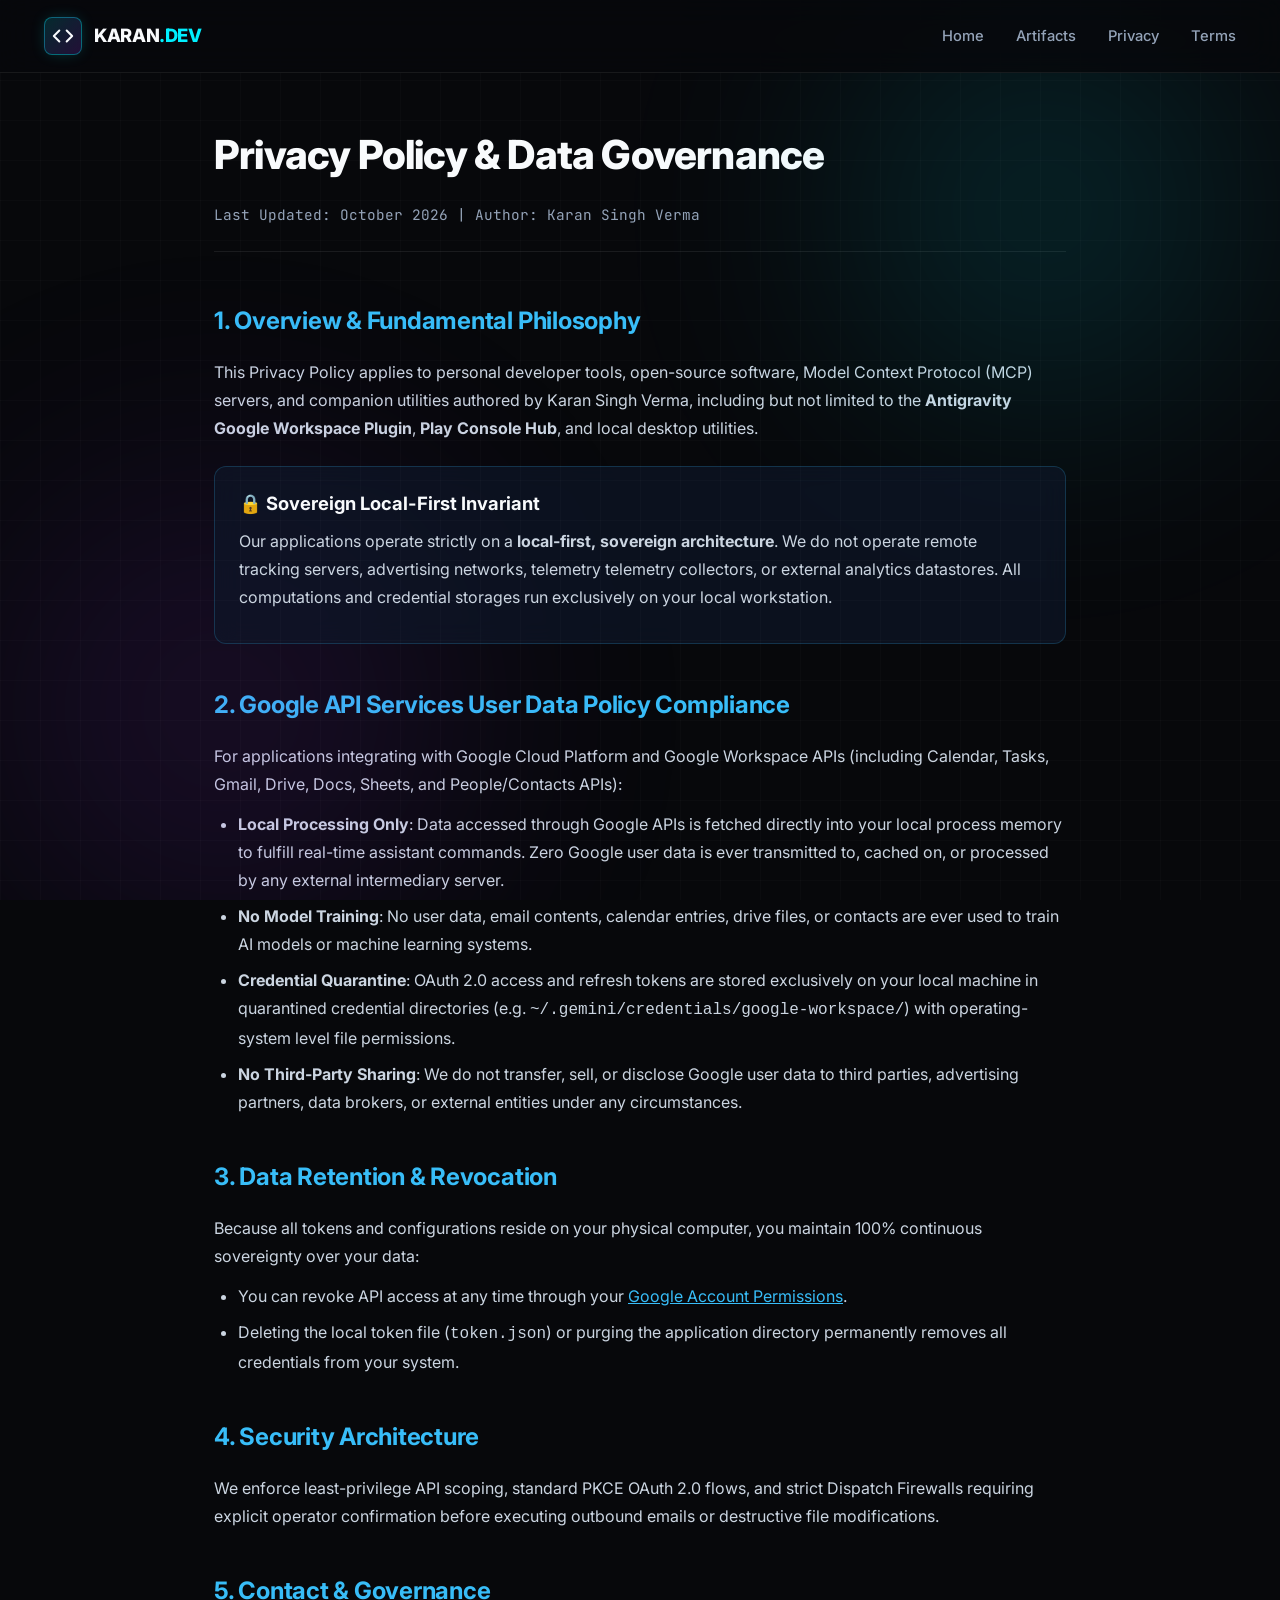
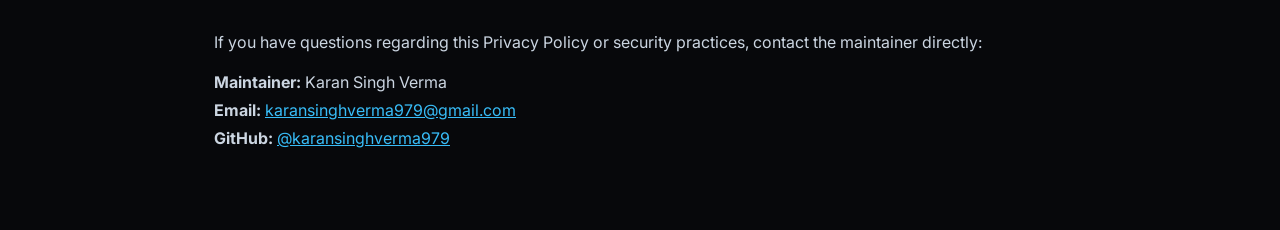
<file: privacy.html>
<!DOCTYPE html>
<html lang="en">
<head>
  <meta charset="UTF-8">
  <meta name="viewport" content="width=device-width, initial-scale=1.0">
  <title>Privacy Policy — Karan Singh Verma Developer Ecosystem</title>
  <meta name="description" content="Privacy Policy and User Data Compliance for developer applications, plugins, and services authored by Karan Singh Verma.">
  <meta name="theme-color" content="#07080B">
  <link rel="icon" type="image/svg+xml" href="assets/img/favicon.svg">
  <link rel="preconnect" href="https://fonts.googleapis.com">
  <link rel="preconnect" href="https://fonts.gstatic.com" crossorigin>
  <link href="https://fonts.googleapis.com/css2?family=Inter:wght@400;500;600;700;800;900&family=JetBrains+Mono:wght@400;500;600;700;800&display=swap" rel="stylesheet">
  <link rel="stylesheet" href="assets/css/style.css">
  <style>
    .policy-container {
      max-width: 900px;
      margin: 120px auto 80px;
      padding: 0 24px;
      color: #E2E8F0;
      line-height: 1.75;
    }
    .policy-header {
      margin-bottom: 48px;
      border-bottom: 1px solid rgba(255, 255, 255, 0.08);
      padding-bottom: 24px;
    }
    .policy-header h1 {
      font-size: 2.5rem;
      font-weight: 800;
      color: #F8FAFC;
      margin-bottom: 12px;
      letter-spacing: -0.02em;
    }
    .policy-header p {
      color: #94A3B8;
      font-family: 'JetBrains Mono', monospace;
      font-size: 0.9rem;
    }
    .policy-section {
      margin-bottom: 40px;
    }
    .policy-section h2 {
      font-size: 1.5rem;
      font-weight: 700;
      color: #38BDF8;
      margin-bottom: 16px;
      letter-spacing: -0.01em;
    }
    .policy-section p, .policy-section li {
      color: #CBD5E1;
      font-size: 1rem;
      margin-bottom: 12px;
    }
    .policy-section ul {
      padding-left: 24px;
      margin-bottom: 16px;
    }
    .policy-section li {
      margin-bottom: 8px;
    }
    .badge-card {
      background: rgba(15, 23, 42, 0.65);
      border: 1px solid rgba(56, 189, 248, 0.2);
      border-radius: 12px;
      padding: 20px 24px;
      margin: 24px 0;
      backdrop-filter: blur(12px);
    }
    .badge-card h3 {
      font-size: 1.15rem;
      color: #F8FAFC;
      margin-bottom: 8px;
    }
  </style>
</head>
<body>
  <div class="ambient-glow">
    <div class="glow-orb glow-orb-1"></div>
    <div class="glow-orb glow-orb-2"></div>
  </div>
  <div class="bg-grid-overlay"></div>

  <header class="navbar">
    <div class="container nav-container">
      <a href="index.html" class="brand-monogram">
        <div class="brand-icon">
          <svg viewBox="0 0 24 24" fill="none" stroke="currentColor" stroke-width="2.2" stroke-linecap="round" stroke-linejoin="round">
            <polyline points="16 18 22 12 16 6"></polyline>
            <polyline points="8 6 2 12 8 18"></polyline>
          </svg>
        </div>
        <span class="brand-text">KARAN<span>.DEV</span></span>
      </a>
      <ul class="nav-links">
        <li><a href="index.html" class="nav-link">Home</a></li>
        <li><a href="index.html#artifacts" class="nav-link">Artifacts</a></li>
        <li><a href="privacy.html" class="nav-link active">Privacy</a></li>
        <li><a href="terms.html" class="nav-link">Terms</a></li>
      </ul>
    </div>
  </header>

  <main class="policy-container">
    <div class="policy-header">
      <h1>Privacy Policy &amp; Data Governance</h1>
      <p>Last Updated: October 2026 | Author: Karan Singh Verma</p>
    </div>

    <section class="policy-section">
      <h2>1. Overview &amp; Fundamental Philosophy</h2>
      <p>This Privacy Policy applies to personal developer tools, open-source software, Model Context Protocol (MCP) servers, and companion utilities authored by Karan Singh Verma, including but not limited to the <strong>Antigravity Google Workspace Plugin</strong>, <strong>Play Console Hub</strong>, and local desktop utilities.</p>
      <div class="badge-card">
        <h3>🔒 Sovereign Local-First Invariant</h3>
        <p>Our applications operate strictly on a <strong>local-first, sovereign architecture</strong>. We do not operate remote tracking servers, advertising networks, telemetry telemetry collectors, or external analytics datastores. All computations and credential storages run exclusively on your local workstation.</p>
      </div>
    </section>

    <section class="policy-section">
      <h2>2. Google API Services User Data Policy Compliance</h2>
      <p>For applications integrating with Google Cloud Platform and Google Workspace APIs (including Calendar, Tasks, Gmail, Drive, Docs, Sheets, and People/Contacts APIs):</p>
      <ul>
        <li><strong>Local Processing Only</strong>: Data accessed through Google APIs is fetched directly into your local process memory to fulfill real-time assistant commands. Zero Google user data is ever transmitted to, cached on, or processed by any external intermediary server.</li>
        <li><strong>No Model Training</strong>: No user data, email contents, calendar entries, drive files, or contacts are ever used to train AI models or machine learning systems.</li>
        <li><strong>Credential Quarantine</strong>: OAuth 2.0 access and refresh tokens are stored exclusively on your local machine in quarantined credential directories (e.g. <code>~/.gemini/credentials/google-workspace/</code>) with operating-system level file permissions.</li>
        <li><strong>No Third-Party Sharing</strong>: We do not transfer, sell, or disclose Google user data to third parties, advertising partners, data brokers, or external entities under any circumstances.</li>
      </ul>
    </section>

    <section class="policy-section">
      <h2>3. Data Retention &amp; Revocation</h2>
      <p>Because all tokens and configurations reside on your physical computer, you maintain 100% continuous sovereignty over your data:</p>
      <ul>
        <li>You can revoke API access at any time through your <a href="https://myaccount.google.com/permissions" target="_blank" rel="noopener" style="color: #38BDF8; text-decoration: underline;">Google Account Permissions</a>.</li>
        <li>Deleting the local token file (<code>token.json</code>) or purging the application directory permanently removes all credentials from your system.</li>
      </ul>
    </section>

    <section class="policy-section">
      <h2>4. Security Architecture</h2>
      <p>We enforce least-privilege API scoping, standard PKCE OAuth 2.0 flows, and strict Dispatch Firewalls requiring explicit operator confirmation before executing outbound emails or destructive file modifications.</p>
    </section>

    <section class="policy-section">
      <h2>5. Contact &amp; Governance</h2>
      <p>If you have questions regarding this Privacy Policy or security practices, contact the maintainer directly:</p>
      <p><strong>Maintainer:</strong> Karan Singh Verma<br>
      <strong>Email:</strong> <a href="mailto:karansinghverma979@gmail.com" style="color: #38BDF8;">karansinghverma979@gmail.com</a><br>
      <strong>GitHub:</strong> <a href="https://github.com/karansinghverma979" target="_blank" rel="noopener" style="color: #38BDF8;">@karansinghverma979</a></p>
    </section>
  </main>
</body>
</html>
</file>
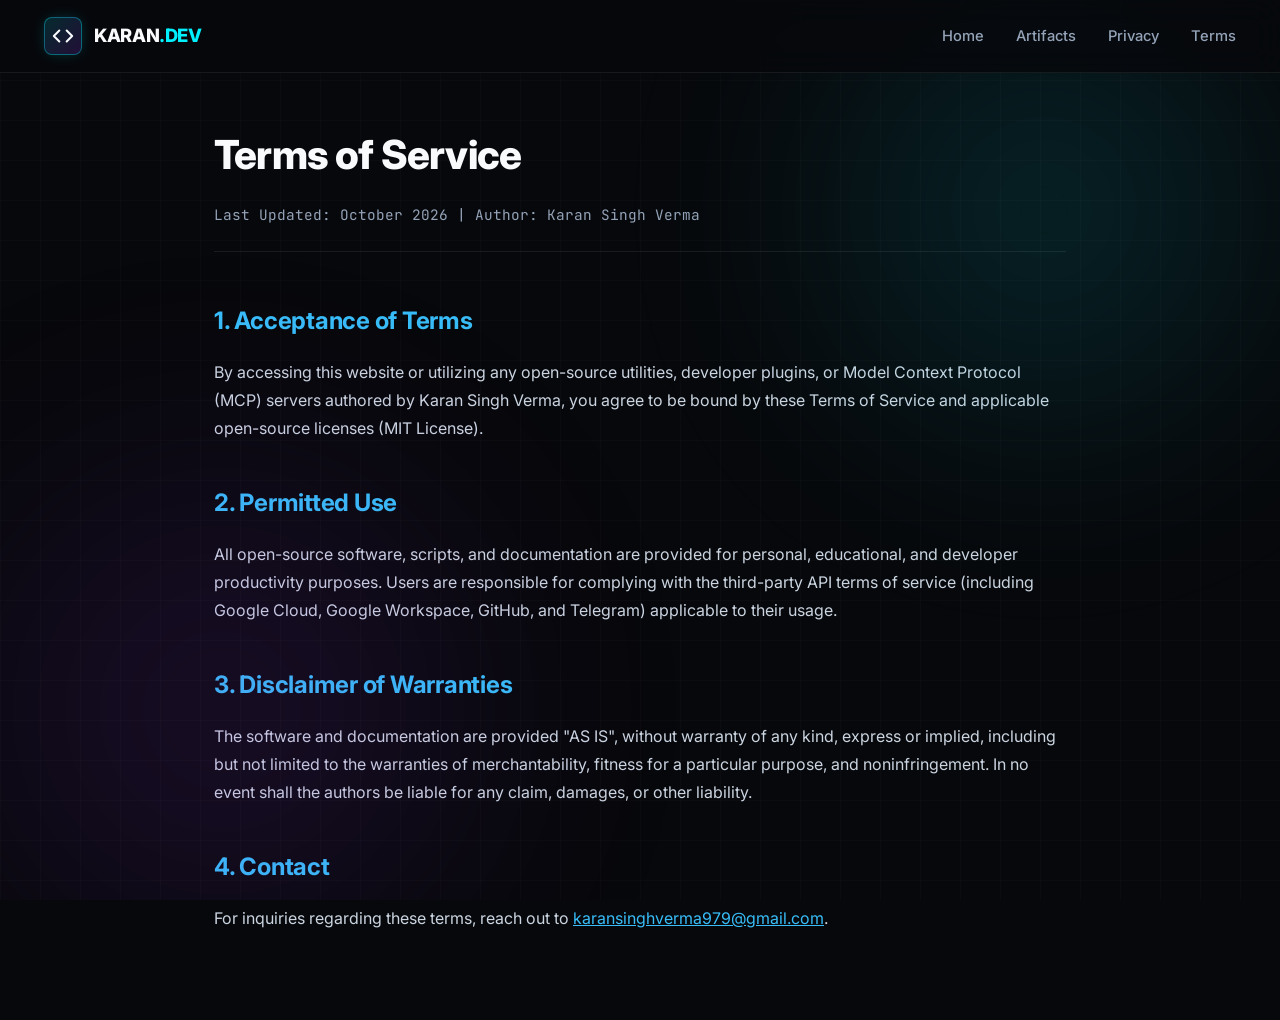
<file: terms.html>
<!DOCTYPE html>
<html lang="en">
<head>
  <meta charset="UTF-8">
  <meta name="viewport" content="width=device-width, initial-scale=1.0">
  <title>Terms of Service — Karan Singh Verma Developer Ecosystem</title>
  <meta name="description" content="Terms of Service for developer applications, open-source projects, and companion services authored by Karan Singh Verma.">
  <meta name="theme-color" content="#07080B">
  <link rel="icon" type="image/svg+xml" href="assets/img/favicon.svg">
  <link rel="preconnect" href="https://fonts.googleapis.com">
  <link rel="preconnect" href="https://fonts.gstatic.com" crossorigin>
  <link href="https://fonts.googleapis.com/css2?family=Inter:wght@400;500;600;700;800;900&family=JetBrains+Mono:wght@400;500;600;700;800&display=swap" rel="stylesheet">
  <link rel="stylesheet" href="assets/css/style.css">
  <style>
    .policy-container {
      max-width: 900px;
      margin: 120px auto 80px;
      padding: 0 24px;
      color: #E2E8F0;
      line-height: 1.75;
    }
    .policy-header {
      margin-bottom: 48px;
      border-bottom: 1px solid rgba(255, 255, 255, 0.08);
      padding-bottom: 24px;
    }
    .policy-header h1 {
      font-size: 2.5rem;
      font-weight: 800;
      color: #F8FAFC;
      margin-bottom: 12px;
      letter-spacing: -0.02em;
    }
    .policy-header p {
      color: #94A3B8;
      font-family: 'JetBrains Mono', monospace;
      font-size: 0.9rem;
    }
    .policy-section {
      margin-bottom: 40px;
    }
    .policy-section h2 {
      font-size: 1.5rem;
      font-weight: 700;
      color: #38BDF8;
      margin-bottom: 16px;
      letter-spacing: -0.01em;
    }
    .policy-section p, .policy-section li {
      color: #CBD5E1;
      font-size: 1rem;
      margin-bottom: 12px;
    }
    .policy-section ul {
      padding-left: 24px;
      margin-bottom: 16px;
    }
    .policy-section li {
      margin-bottom: 8px;
    }
  </style>
</head>
<body>
  <div class="ambient-glow">
    <div class="glow-orb glow-orb-1"></div>
    <div class="glow-orb glow-orb-2"></div>
  </div>
  <div class="bg-grid-overlay"></div>

  <header class="navbar">
    <div class="container nav-container">
      <a href="index.html" class="brand-monogram">
        <div class="brand-icon">
          <svg viewBox="0 0 24 24" fill="none" stroke="currentColor" stroke-width="2.2" stroke-linecap="round" stroke-linejoin="round">
            <polyline points="16 18 22 12 16 6"></polyline>
            <polyline points="8 6 2 12 8 18"></polyline>
          </svg>
        </div>
        <span class="brand-text">KARAN<span>.DEV</span></span>
      </a>
      <ul class="nav-links">
        <li><a href="index.html" class="nav-link">Home</a></li>
        <li><a href="index.html#artifacts" class="nav-link">Artifacts</a></li>
        <li><a href="privacy.html" class="nav-link">Privacy</a></li>
        <li><a href="terms.html" class="nav-link active">Terms</a></li>
      </ul>
    </div>
  </header>

  <main class="policy-container">
    <div class="policy-header">
      <h1>Terms of Service</h1>
      <p>Last Updated: October 2026 | Author: Karan Singh Verma</p>
    </div>

    <section class="policy-section">
      <h2>1. Acceptance of Terms</h2>
      <p>By accessing this website or utilizing any open-source utilities, developer plugins, or Model Context Protocol (MCP) servers authored by Karan Singh Verma, you agree to be bound by these Terms of Service and applicable open-source licenses (MIT License).</p>
    </section>

    <section class="policy-section">
      <h2>2. Permitted Use</h2>
      <p>All open-source software, scripts, and documentation are provided for personal, educational, and developer productivity purposes. Users are responsible for complying with the third-party API terms of service (including Google Cloud, Google Workspace, GitHub, and Telegram) applicable to their usage.</p>
    </section>

    <section class="policy-section">
      <h2>3. Disclaimer of Warranties</h2>
      <p>The software and documentation are provided "AS IS", without warranty of any kind, express or implied, including but not limited to the warranties of merchantability, fitness for a particular purpose, and noninfringement. In no event shall the authors be liable for any claim, damages, or other liability.</p>
    </section>

    <section class="policy-section">
      <h2>4. Contact</h2>
      <p>For inquiries regarding these terms, reach out to <a href="mailto:karansinghverma979@gmail.com" style="color: #38BDF8;">karansinghverma979@gmail.com</a>.</p>
    </section>
  </main>
</body>
</html>
</file>
<file: assets/css/style.css>
/* ==========================================================================
   🏛️ KARAN SINGH VERMA — SOVEREIGN PORTFOLIO DESIGN SYSTEM
   Theme: Obsidian AMOLED (#08090C) • Electric Cyan • Ambient Glass
   ========================================================================== */

:root {
  --bg-base: #07080B;
  --bg-surface: #0E1017;
  --bg-surface-elevated: #151822;
  --bg-glass: rgba(15, 18, 28, 0.72);
  --bg-glass-card: rgba(20, 24, 38, 0.65);
  
  --border-subtle: rgba(255, 255, 255, 0.07);
  --border-glow: rgba(0, 240, 255, 0.35);
  --border-active: rgba(0, 240, 255, 0.7);
  
  --text-primary: #F8FAFC;
  --text-secondary: #94A3B8;
  --text-muted: #64748B;
  
  --accent-cyan: #00F0FF;
  --accent-cyan-glow: rgba(0, 240, 255, 0.25);
  --accent-purple: #9333EA;
  --accent-purple-glow: rgba(147, 51, 234, 0.25);
  --accent-emerald: #10B981;
  --accent-emerald-glow: rgba(16, 185, 129, 0.25);
  --accent-amber: #F59E0B;
  --accent-crimson: #EF4444;

  --font-sans: 'Inter', -apple-system, BlinkMacSystemFont, 'Segoe UI', Roboto, sans-serif;
  --font-mono: 'JetBrains Mono', 'Fira Code', ui-monospace, monospace;

  --radius-sm: 8px;
  --radius-md: 14px;
  --radius-lg: 20px;
  --radius-full: 9999px;

  --shadow-card: 0 10px 30px -10px rgba(0, 0, 0, 0.6);
  --shadow-glow: 0 0 25px -5px var(--accent-cyan-glow);
  --transition-smooth: all 0.25s cubic-bezier(0.16, 1, 0.3, 1);
}

/* Light Theme Variables (Auto / Fallback / System) */
@media (prefers-color-scheme: light) {
  /* Keeping intentional dark/AMOLED by default for elite cyber aesthetic */
}

/* Base Reset & Typography */
*, *::before, *::after {
  box-sizing: border-box;
  margin: 0;
  padding: 0;
}

html {
  scroll-behavior: smooth;
  color-scheme: dark;
  font-size: 16px;
}

body {
  background-color: var(--bg-base);
  color: var(--text-primary);
  font-family: var(--font-sans);
  line-height: 1.6;
  overflow-x: hidden;
  position: relative;
  min-height: 100vh;
  -webkit-font-smoothing: antialiased;
  -moz-osx-font-smoothing: grayscale;
}

/* Atmospheric Ambient Lighting Gradients */
.ambient-glow {
  position: fixed;
  top: 0;
  left: 0;
  width: 100vw;
  height: 100vh;
  pointer-events: none;
  z-index: 0;
  overflow: hidden;
}

.glow-orb {
  position: absolute;
  border-radius: 50%;
  filter: blur(120px);
  opacity: 0.18;
  animation: pulseGlow 14s ease-in-out infinite alternate;
}

.glow-orb-1 {
  top: -10%;
  right: -5%;
  width: 600px;
  height: 600px;
  background: radial-gradient(circle, var(--accent-cyan) 0%, transparent 70%);
}

.glow-orb-2 {
  top: 40%;
  left: -10%;
  width: 700px;
  height: 700px;
  background: radial-gradient(circle, var(--accent-purple) 0%, transparent 70%);
  animation-duration: 18s;
}

.glow-orb-3 {
  bottom: 5%;
  right: 15%;
  width: 500px;
  height: 500px;
  background: radial-gradient(circle, var(--accent-emerald) 0%, transparent 70%);
  animation-duration: 22s;
}

@keyframes pulseGlow {
  0% { transform: scale(1) translate(0, 0); }
  50% { transform: scale(1.15) translate(30px, -20px); }
  100% { transform: scale(0.95) translate(-20px, 30px); }
}

/* Subtle Grid Background Overlay */
.bg-grid-overlay {
  position: fixed;
  inset: 0;
  background-image: 
    linear-gradient(to right, rgba(255, 255, 255, 0.02) 1px, transparent 1px),
    linear-gradient(to bottom, rgba(255, 255, 255, 0.02) 1px, transparent 1px);
  background-size: 40px 40px;
  pointer-events: none;
  z-index: 1;
}

/* Container */
.container {
  width: 100%;
  max-width: 1240px;
  margin: 0 auto;
  padding: 0 24px;
  position: relative;
  z-index: 2;
}

/* --------------------------------------------------------------------------
   NAVIGATION BAR
   -------------------------------------------------------------------------- */
.navbar {
  position: fixed;
  top: 0;
  left: 0;
  width: 100%;
  z-index: 100;
  background: rgba(7, 8, 11, 0.82);
  backdrop-filter: blur(16px);
  border-bottom: 1px solid var(--border-subtle);
  transition: var(--transition-smooth);
}

.nav-container {
  display: flex;
  align-items: center;
  justify-content: space-between;
  height: 72px;
}

.brand-monogram {
  display: flex;
  align-items: center;
  gap: 12px;
  text-decoration: none;
  color: var(--text-primary);
  font-weight: 800;
  font-size: 1.15rem;
  letter-spacing: -0.02em;
}

.brand-icon {
  width: 38px;
  height: 38px;
  border-radius: var(--radius-sm);
  display: flex;
  align-items: center;
  justify-content: center;
  background: linear-gradient(135deg, rgba(0, 240, 255, 0.15), rgba(147, 51, 234, 0.2));
  border: 1px solid var(--border-glow);
  box-shadow: 0 0 15px -3px var(--accent-cyan-glow);
}

.brand-icon svg {
  width: 22px;
  height: 22px;
}

.brand-text span {
  color: var(--accent-cyan);
}

.nav-links {
  display: flex;
  align-items: center;
  gap: 32px;
  list-style: none;
}

.nav-link {
  color: var(--text-secondary);
  text-decoration: none;
  font-size: 0.92rem;
  font-weight: 500;
  transition: var(--transition-smooth);
  position: relative;
}

.nav-link:hover {
  color: var(--accent-cyan);
}

.nav-link::after {
  content: '';
  position: absolute;
  bottom: -4px;
  left: 0;
  width: 0;
  height: 2px;
  background: var(--accent-cyan);
  transition: var(--transition-smooth);
  box-shadow: 0 0 8px var(--accent-cyan);
}

.nav-link:hover::after {
  width: 100%;
}

.nav-actions {
  display: flex;
  align-items: center;
  gap: 16px;
}

.status-pill {
  display: inline-flex;
  align-items: center;
  gap: 8px;
  padding: 6px 14px;
  border-radius: var(--radius-full);
  background: rgba(16, 185, 129, 0.1);
  border: 1px solid rgba(16, 185, 129, 0.3);
  font-family: var(--font-mono);
  font-size: 0.78rem;
  color: #34D399;
}

.status-dot {
  width: 7px;
  height: 7px;
  border-radius: 50%;
  background-color: #10B981;
  box-shadow: 0 0 8px #10B981;
  animation: pulseDot 2s infinite;
}

@keyframes pulseDot {
  0% { transform: scale(0.95); opacity: 0.8; box-shadow: 0 0 0 0 rgba(16, 185, 129, 0.7); }
  70% { transform: scale(1.1); opacity: 1; box-shadow: 0 0 0 6px rgba(16, 185, 129, 0); }
  100% { transform: scale(0.95); opacity: 0.8; box-shadow: 0 0 0 0 rgba(16, 185, 129, 0); }
}

.mobile-menu-btn {
  display: none;
  background: none;
  border: none;
  color: var(--text-primary);
  font-size: 1.5rem;
  cursor: pointer;
}

/* --------------------------------------------------------------------------
   HERO SECTION
   -------------------------------------------------------------------------- */
.hero-section {
  padding-top: 150px;
  padding-bottom: 90px;
  position: relative;
}

.hero-meta-strip {
  display: flex;
  flex-wrap: wrap;
  align-items: center;
  gap: 12px;
  margin-bottom: 24px;
}

.telemetry-badge {
  display: inline-flex;
  align-items: center;
  gap: 8px;
  padding: 6px 14px;
  background: var(--bg-surface);
  border: 1px solid var(--border-subtle);
  border-radius: var(--radius-sm);
  font-family: var(--font-mono);
  font-size: 0.8rem;
  color: var(--text-secondary);
}

.telemetry-badge.accent {
  border-color: rgba(0, 240, 255, 0.3);
  color: var(--accent-cyan);
  background: rgba(0, 240, 255, 0.05);
}

.hero-title {
  font-size: clamp(2.6rem, 6vw, 4.4rem);
  font-weight: 900;
  line-height: 1.08;
  letter-spacing: -0.035em;
  margin-bottom: 20px;
}

.gradient-text {
  background: linear-gradient(135deg, #00F0FF 0%, #7928CA 60%, #FF007A 100%);
  -webkit-background-clip: text;
  -webkit-text-fill-color: transparent;
}

.hero-subtitle {
  font-size: clamp(1.1rem, 2.2vw, 1.35rem);
  color: var(--text-secondary);
  max-width: 780px;
  line-height: 1.65;
  margin-bottom: 36px;
}

.hero-subtitle strong {
  color: var(--text-primary);
  font-weight: 600;
}

.hero-cta-group {
  display: flex;
  flex-wrap: wrap;
  align-items: center;
  gap: 16px;
  margin-bottom: 48px;
}

/* Buttons */
.btn {
  display: inline-flex;
  align-items: center;
  justify-content: center;
  gap: 10px;
  padding: 13px 26px;
  border-radius: var(--radius-sm);
  font-size: 0.95rem;
  font-weight: 600;
  text-decoration: none;
  cursor: pointer;
  transition: var(--transition-smooth);
  border: 1px solid transparent;
}

.btn-primary {
  background: linear-gradient(135deg, #00F0FF, #0099FF);
  color: #030816;
  box-shadow: 0 0 25px -4px rgba(0, 240, 255, 0.5);
}

.btn-primary:hover {
  transform: translateY(-2px);
  box-shadow: 0 0 35px 0px rgba(0, 240, 255, 0.7);
  color: #000;
}

.btn-glass {
  background: var(--bg-surface);
  color: var(--text-primary);
  border-color: var(--border-subtle);
  backdrop-filter: blur(12px);
}

.btn-glass:hover {
  background: var(--bg-surface-elevated);
  border-color: var(--border-glow);
  transform: translateY(-2px);
  color: var(--accent-cyan);
}

.btn-outline-amber {
  background: rgba(245, 158, 11, 0.08);
  color: var(--accent-amber);
  border-color: rgba(245, 158, 11, 0.3);
}

.btn-outline-amber:hover {
  background: rgba(245, 158, 11, 0.18);
  border-color: var(--accent-amber);
  transform: translateY(-2px);
}

/* Quick Metrics Bar */
.metrics-grid {
  display: grid;
  grid-template-columns: repeat(auto-fit, minmax(200px, 1fr));
  gap: 18px;
  margin-top: 10px;
}

.metric-card {
  background: var(--bg-glass-card);
  border: 1px solid var(--border-subtle);
  border-radius: var(--radius-md);
  padding: 18px 22px;
  backdrop-filter: blur(14px);
  transition: var(--transition-smooth);
}

.metric-card:hover {
  border-color: var(--border-glow);
  transform: translateY(-3px);
  box-shadow: var(--shadow-glow);
}

.metric-value {
  font-family: var(--font-mono);
  font-size: 1.85rem;
  font-weight: 800;
  color: var(--accent-cyan);
  margin-bottom: 4px;
}

.metric-label {
  font-size: 0.85rem;
  color: var(--text-secondary);
  font-weight: 500;
}

/* --------------------------------------------------------------------------
   SECTION HEADINGS & CONTROLS
   -------------------------------------------------------------------------- */
.section {
  padding: 80px 0;
  position: relative;
}

.section-header {
  margin-bottom: 44px;
}

.section-tag {
  display: inline-flex;
  align-items: center;
  gap: 8px;
  font-family: var(--font-mono);
  font-size: 0.8rem;
  color: var(--accent-cyan);
  text-transform: uppercase;
  letter-spacing: 0.1em;
  margin-bottom: 12px;
}

.section-title {
  font-size: clamp(1.8rem, 3.5vw, 2.5rem);
  font-weight: 800;
  letter-spacing: -0.025em;
  margin-bottom: 12px;
}

.section-desc {
  color: var(--text-secondary);
  font-size: 1.05rem;
  max-width: 680px;
}

/* Filter Controls (Pill Tabs) */
.filter-tabs {
  display: flex;
  flex-wrap: wrap;
  gap: 10px;
  margin-bottom: 36px;
}

.filter-btn {
  background: var(--bg-surface);
  border: 1px solid var(--border-subtle);
  color: var(--text-secondary);
  padding: 8px 18px;
  border-radius: var(--radius-full);
  font-size: 0.88rem;
  font-weight: 600;
  cursor: pointer;
  transition: var(--transition-smooth);
}

.filter-btn:hover {
  color: var(--text-primary);
  border-color: rgba(255, 255, 255, 0.2);
}

.filter-btn.active {
  background: var(--accent-cyan);
  color: #030816;
  border-color: var(--accent-cyan);
  box-shadow: 0 0 15px rgba(0, 240, 255, 0.4);
}

/* --------------------------------------------------------------------------
   PROJECTS / ARTIFACTS GRID & CARDS
   -------------------------------------------------------------------------- */
.projects-grid {
  display: grid;
  grid-template-columns: repeat(auto-fill, minmax(360px, 1fr));
  gap: 28px;
}

.project-card {
  background: var(--bg-glass-card);
  border: 1px solid var(--border-subtle);
  border-radius: var(--radius-lg);
  overflow: hidden;
  backdrop-filter: blur(16px);
  display: flex;
  flex-direction: column;
  transition: var(--transition-smooth);
  position: relative;
}

.project-card:hover {
  border-color: var(--border-glow);
  transform: translateY(-6px);
  box-shadow: 0 16px 36px -10px rgba(0, 0, 0, 0.8), var(--shadow-glow);
}

.project-thumb-wrapper {
  width: 100%;
  height: 210px;
  background: #030406;
  position: relative;
  overflow: hidden;
  border-bottom: 1px solid var(--border-subtle);
}

.project-thumb {
  width: 100%;
  height: 100%;
  object-fit: cover;
  object-position: top center;
  transition: transform 0.4s ease;
}

.project-card:hover .project-thumb {
  transform: scale(1.04);
}

.project-badge-overlay {
  position: absolute;
  top: 14px;
  right: 14px;
  display: flex;
  gap: 8px;
}

.badge-pill {
  padding: 4px 10px;
  border-radius: var(--radius-full);
  font-family: var(--font-mono);
  font-size: 0.72rem;
  font-weight: 700;
  letter-spacing: 0.03em;
  backdrop-filter: blur(8px);
}

.badge-pill.release {
  background: rgba(0, 240, 255, 0.85);
  color: #030816;
}

.badge-pill.bench {
  background: rgba(16, 185, 129, 0.85);
  color: #030816;
}

.badge-pill.arch {
  background: rgba(147, 51, 234, 0.85);
  color: #fff;
}

.project-content {
  padding: 24px;
  display: flex;
  flex-direction: column;
  flex-grow: 1;
}

.project-tags {
  display: flex;
  flex-wrap: wrap;
  gap: 8px;
  margin-bottom: 12px;
}

.tag-item {
  font-family: var(--font-mono);
  font-size: 0.75rem;
  color: var(--text-muted);
  background: rgba(255, 255, 255, 0.04);
  padding: 3px 8px;
  border-radius: 4px;
}

.project-title {
  font-size: 1.35rem;
  font-weight: 700;
  margin-bottom: 10px;
  letter-spacing: -0.015em;
  color: var(--text-primary);
}

.project-desc {
  color: var(--text-secondary);
  font-size: 0.93rem;
  line-height: 1.6;
  margin-bottom: 20px;
  flex-grow: 1;
}

.benchmark-strip {
  display: flex;
  align-items: center;
  justify-content: space-between;
  padding: 10px 14px;
  background: rgba(0, 0, 0, 0.35);
  border-radius: var(--radius-sm);
  border: 1px solid var(--border-subtle);
  margin-bottom: 20px;
  font-family: var(--font-mono);
  font-size: 0.78rem;
}

.benchmark-item strong {
  color: var(--accent-cyan);
}

.project-actions {
  display: flex;
  align-items: center;
  gap: 12px;
  padding-top: 14px;
  border-top: 1px solid var(--border-subtle);
}

.card-link {
  display: inline-flex;
  align-items: center;
  gap: 6px;
  font-size: 0.88rem;
  font-weight: 600;
  color: var(--text-primary);
  text-decoration: none;
  transition: var(--transition-smooth);
}

.card-link:hover {
  color: var(--accent-cyan);
}

.card-link.download-btn {
  margin-left: auto;
  padding: 6px 12px;
  background: rgba(0, 240, 255, 0.1);
  border: 1px solid rgba(0, 240, 255, 0.3);
  border-radius: var(--radius-sm);
  color: var(--accent-cyan);
  font-size: 0.8rem;
}

.card-link.download-btn:hover {
  background: var(--accent-cyan);
  color: #030816;
}

/* --------------------------------------------------------------------------
   SPECIALTY PILLARS / DOMAINS
   -------------------------------------------------------------------------- */
.pillars-grid {
  display: grid;
  grid-template-columns: repeat(auto-fit, minmax(280px, 1fr));
  gap: 24px;
}

.pillar-card {
  background: var(--bg-glass-card);
  border: 1px solid var(--border-subtle);
  border-radius: var(--radius-lg);
  padding: 28px;
  backdrop-filter: blur(14px);
  transition: var(--transition-smooth);
  position: relative;
}

.pillar-card:hover {
  border-color: var(--border-glow);
  transform: translateY(-4px);
}

.pillar-icon-box {
  width: 52px;
  height: 52px;
  border-radius: var(--radius-md);
  display: flex;
  align-items: center;
  justify-content: center;
  font-size: 1.5rem;
  margin-bottom: 20px;
  background: rgba(255, 255, 255, 0.04);
  border: 1px solid var(--border-subtle);
}

.pillar-title {
  font-size: 1.25rem;
  font-weight: 700;
  margin-bottom: 12px;
}

.pillar-desc {
  font-size: 0.92rem;
  color: var(--text-secondary);
  line-height: 1.6;
  margin-bottom: 18px;
}

.pillar-skills-list {
  display: flex;
  flex-wrap: wrap;
  gap: 6px;
}

.pillar-skill-badge {
  font-family: var(--font-mono);
  font-size: 0.74rem;
  padding: 3px 9px;
  border-radius: var(--radius-full);
  background: rgba(0, 240, 255, 0.08);
  border: 1px solid rgba(0, 240, 255, 0.2);
  color: var(--text-primary);
}

/* --------------------------------------------------------------------------
   HARDWARE & MESH TELEMETRY
   -------------------------------------------------------------------------- */
.mesh-container {
  display: grid;
  grid-template-columns: 1fr 1fr;
  gap: 24px;
}

.node-card {
  background: var(--bg-surface);
  border: 1px solid var(--border-subtle);
  border-radius: var(--radius-lg);
  padding: 28px;
  position: relative;
  overflow: hidden;
}

.node-card::before {
  content: '';
  position: absolute;
  top: 0;
  left: 0;
  right: 0;
  height: 2px;
  background: linear-gradient(90deg, transparent, var(--accent-cyan), transparent);
}

.node-header {
  display: flex;
  align-items: center;
  justify-content: space-between;
  margin-bottom: 20px;
}

.node-name {
  font-size: 1.25rem;
  font-weight: 800;
  display: flex;
  align-items: center;
  gap: 10px;
}

.node-specs-table {
  width: 100%;
  border-collapse: collapse;
  font-size: 0.88rem;
}

.node-specs-table tr {
  border-bottom: 1px solid rgba(255, 255, 255, 0.04);
}

.node-specs-table td {
  padding: 10px 0;
}

.node-specs-table td:first-child {
  color: var(--text-muted);
  font-family: var(--font-mono);
  width: 40%;
}

.node-specs-table td:last-child {
  color: var(--text-primary);
  font-weight: 500;
}

/* --------------------------------------------------------------------------
   TERMINAL & PHILOSOPHY
   -------------------------------------------------------------------------- */
.terminal-window {
  background: #060709;
  border: 1px solid rgba(255, 255, 255, 0.1);
  border-radius: var(--radius-lg);
  overflow: hidden;
  box-shadow: 0 20px 50px rgba(0, 0, 0, 0.8);
}

.terminal-header {
  background: #0F1117;
  padding: 12px 18px;
  display: flex;
  align-items: center;
  justify-content: space-between;
  border-bottom: 1px solid rgba(255, 255, 255, 0.06);
}

.terminal-dots {
  display: flex;
  gap: 8px;
}

.terminal-dot {
  width: 12px;
  height: 12px;
  border-radius: 50%;
}

.dot-red { background: #FF5F56; }
.dot-yellow { background: #FFBD2E; }
.dot-green { background: #27C93F; }

.terminal-title {
  font-family: var(--font-mono);
  font-size: 0.8rem;
  color: var(--text-secondary);
}

.terminal-tabs {
  display: flex;
  gap: 12px;
}

.terminal-tab-btn {
  background: none;
  border: none;
  color: var(--text-muted);
  font-family: var(--font-mono);
  font-size: 0.78rem;
  cursor: pointer;
  padding: 2px 8px;
  border-radius: 4px;
  transition: var(--transition-smooth);
}

.terminal-tab-btn.active, .terminal-tab-btn:hover {
  color: var(--accent-cyan);
  background: rgba(0, 240, 255, 0.08);
}

.terminal-body {
  padding: 24px;
  font-family: var(--font-mono);
  font-size: 0.9rem;
  line-height: 1.7;
  color: #E2E8F0;
  max-height: 380px;
  overflow-y: auto;
}

.term-prompt {
  color: var(--accent-cyan);
}

.term-comment {
  color: var(--text-muted);
}

.term-keyword {
  color: #F43F5E;
}

.term-string {
  color: #34D399;
}

.term-cyan {
  color: var(--accent-cyan);
}

/* --------------------------------------------------------------------------
   VERIFIED CREDENTIALS
   -------------------------------------------------------------------------- */
.creds-grid {
  display: grid;
  grid-template-columns: repeat(auto-fit, minmax(260px, 1fr));
  gap: 20px;
}

.cred-card {
  display: flex;
  align-items: center;
  gap: 16px;
  padding: 18px 22px;
  background: var(--bg-glass-card);
  border: 1px solid var(--border-subtle);
  border-radius: var(--radius-md);
  text-decoration: none;
  color: var(--text-primary);
  transition: var(--transition-smooth);
}

.cred-card:hover {
  border-color: var(--border-glow);
  transform: translateY(-3px);
  box-shadow: var(--shadow-glow);
}

.cred-icon {
  width: 44px;
  height: 44px;
  border-radius: var(--radius-sm);
  display: flex;
  align-items: center;
  justify-content: center;
  font-size: 1.4rem;
  background: rgba(255, 255, 255, 0.05);
}

.cred-info h4 {
  font-size: 0.95rem;
  font-weight: 700;
  margin-bottom: 2px;
}

.cred-info p {
  font-size: 0.8rem;
  color: var(--text-secondary);
  font-family: var(--font-mono);
}

/* --------------------------------------------------------------------------
   CONTACT SECTION
   -------------------------------------------------------------------------- */
.contact-card {
  background: linear-gradient(135deg, rgba(14, 16, 23, 0.9), rgba(21, 24, 34, 0.7));
  border: 1px solid var(--border-glow);
  border-radius: var(--radius-lg);
  padding: 48px;
  text-align: center;
  box-shadow: 0 0 50px -10px rgba(0, 240, 255, 0.15);
  position: relative;
  overflow: hidden;
}

.contact-card h2 {
  font-size: clamp(2rem, 4vw, 2.8rem);
  font-weight: 900;
  letter-spacing: -0.02em;
  margin-bottom: 14px;
}

.contact-card p {
  color: var(--text-secondary);
  max-width: 600px;
  margin: 0 auto 32px auto;
  font-size: 1.05rem;
}

.contact-methods {
  display: flex;
  flex-wrap: wrap;
  justify-content: center;
  gap: 16px;
}

.contact-pill-btn {
  display: inline-flex;
  align-items: center;
  gap: 10px;
  padding: 12px 24px;
  border-radius: var(--radius-full);
  background: var(--bg-surface);
  border: 1px solid var(--border-subtle);
  color: var(--text-primary);
  text-decoration: none;
  font-size: 0.92rem;
  font-weight: 600;
  cursor: pointer;
  transition: var(--transition-smooth);
}

.contact-pill-btn:hover {
  border-color: var(--border-glow);
  color: var(--accent-cyan);
  transform: translateY(-2px);
  box-shadow: 0 0 20px -5px var(--accent-cyan-glow);
}

/* Toast Notification */
.toast-notice {
  position: fixed;
  bottom: 30px;
  right: 30px;
  background: rgba(14, 16, 23, 0.95);
  border: 1px solid var(--accent-cyan);
  color: #F8FAFC;
  padding: 12px 22px;
  border-radius: var(--radius-sm);
  font-family: var(--font-mono);
  font-size: 0.85rem;
  box-shadow: 0 10px 30px rgba(0, 0, 0, 0.8), 0 0 15px var(--accent-cyan-glow);
  transform: translateY(100px);
  opacity: 0;
  transition: all 0.3s cubic-bezier(0.16, 1, 0.3, 1);
  z-index: 1000;
  display: flex;
  align-items: center;
  gap: 10px;
}

.toast-notice.show {
  transform: translateY(0);
  opacity: 1;
}

/* --------------------------------------------------------------------------
   FOOTER
   -------------------------------------------------------------------------- */
.footer {
  border-top: 1px solid var(--border-subtle);
  padding: 40px 0;
  margin-top: 80px;
  font-size: 0.88rem;
  color: var(--text-muted);
}

.footer-content {
  display: flex;
  flex-wrap: wrap;
  align-items: center;
  justify-content: space-between;
  gap: 16px;
}

.footer-creed {
  font-family: var(--font-mono);
  font-size: 0.82rem;
  color: var(--accent-cyan);
}

/* Responsive Rules */
@media (max-width: 900px) {
  .mesh-container {
    grid-template-columns: 1fr;
  }
  
  .nav-links {
    display: none;
  }

  .mobile-menu-btn {
    display: block;
  }

  .nav-links.mobile-open {
    display: flex;
    flex-direction: column;
    position: absolute;
    top: 72px;
    left: 0;
    width: 100%;
    background: rgba(7, 8, 11, 0.97);
    padding: 24px;
    border-bottom: 1px solid var(--border-subtle);
    gap: 20px;
  }

  .contact-card {
    padding: 32px 20px;
  }
}

@media (max-width: 640px) {
  .projects-grid {
    grid-template-columns: 1fr;
  }

  .hero-cta-group {
    flex-direction: column;
    align-items: stretch;
  }

  .btn {
    width: 100%;
  }

  .hero-meta-strip {
    flex-direction: column;
    align-items: flex-start;
  }
}
</file>
